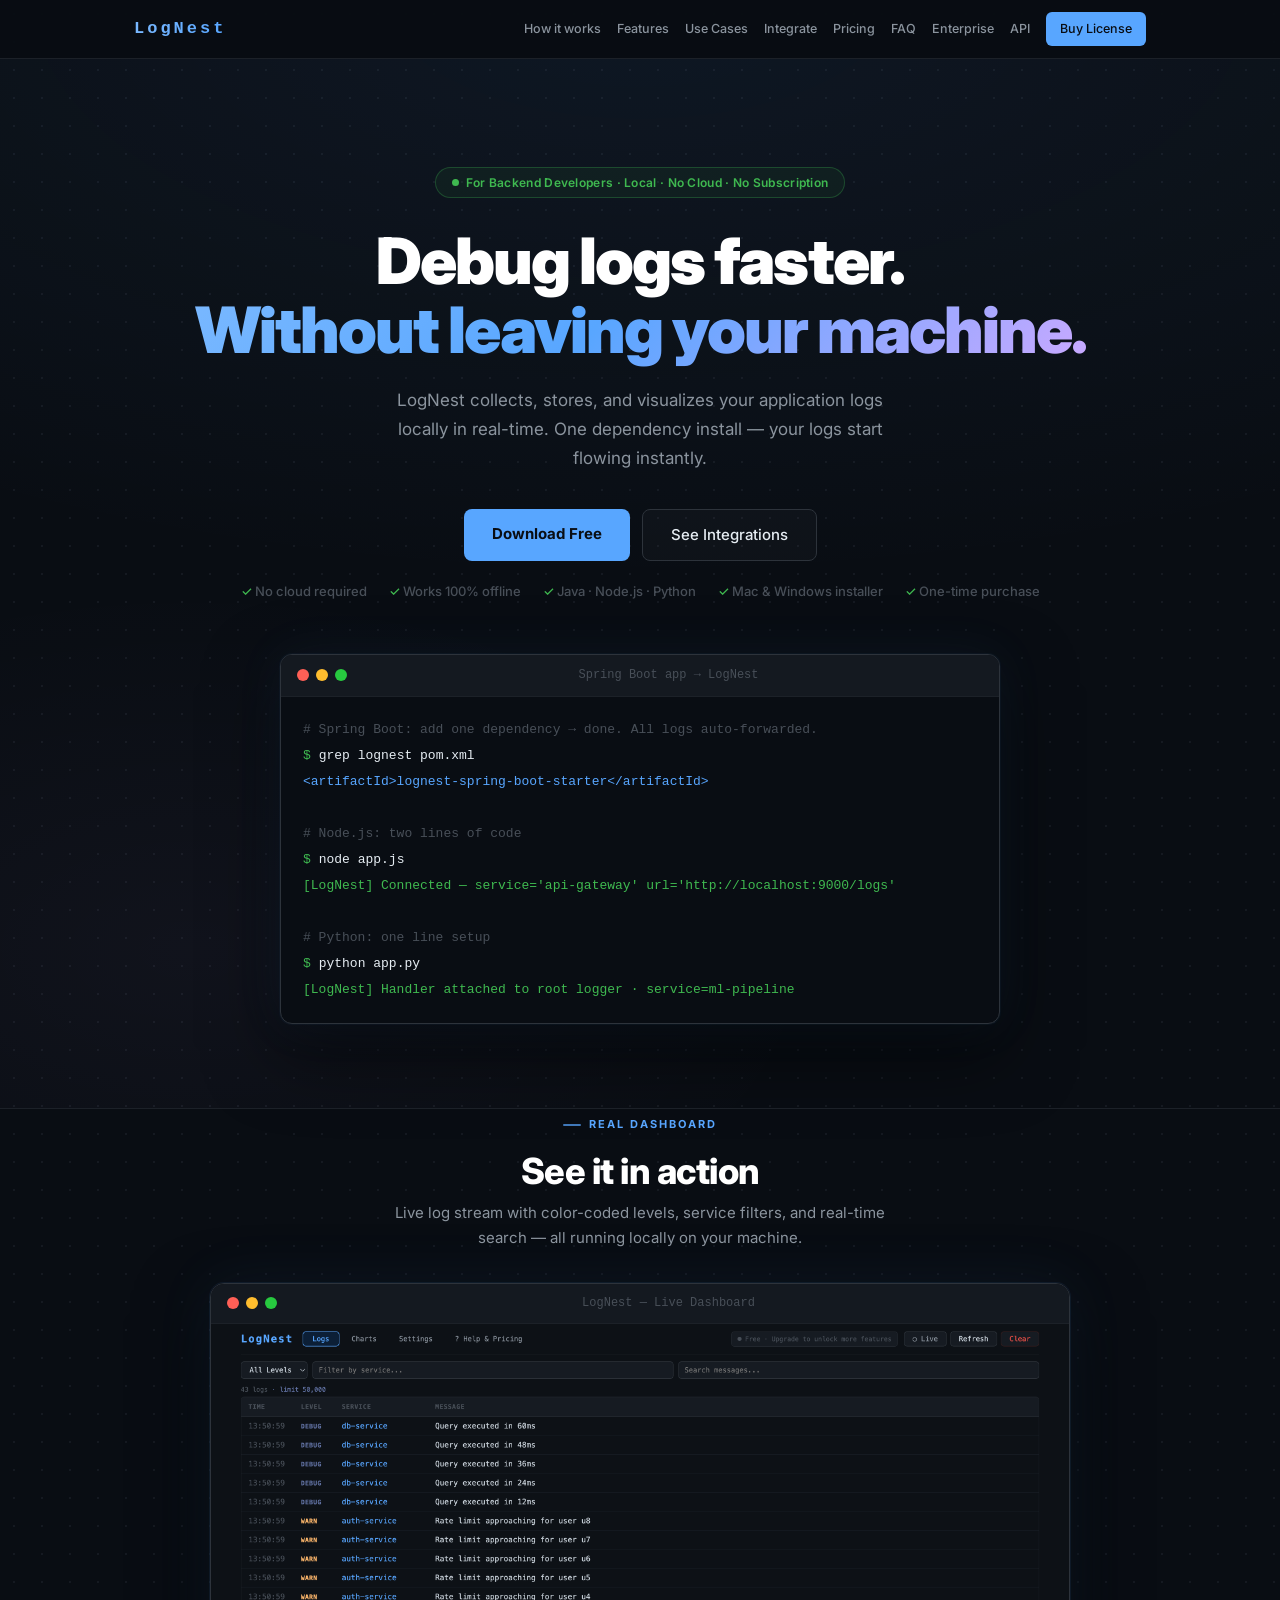
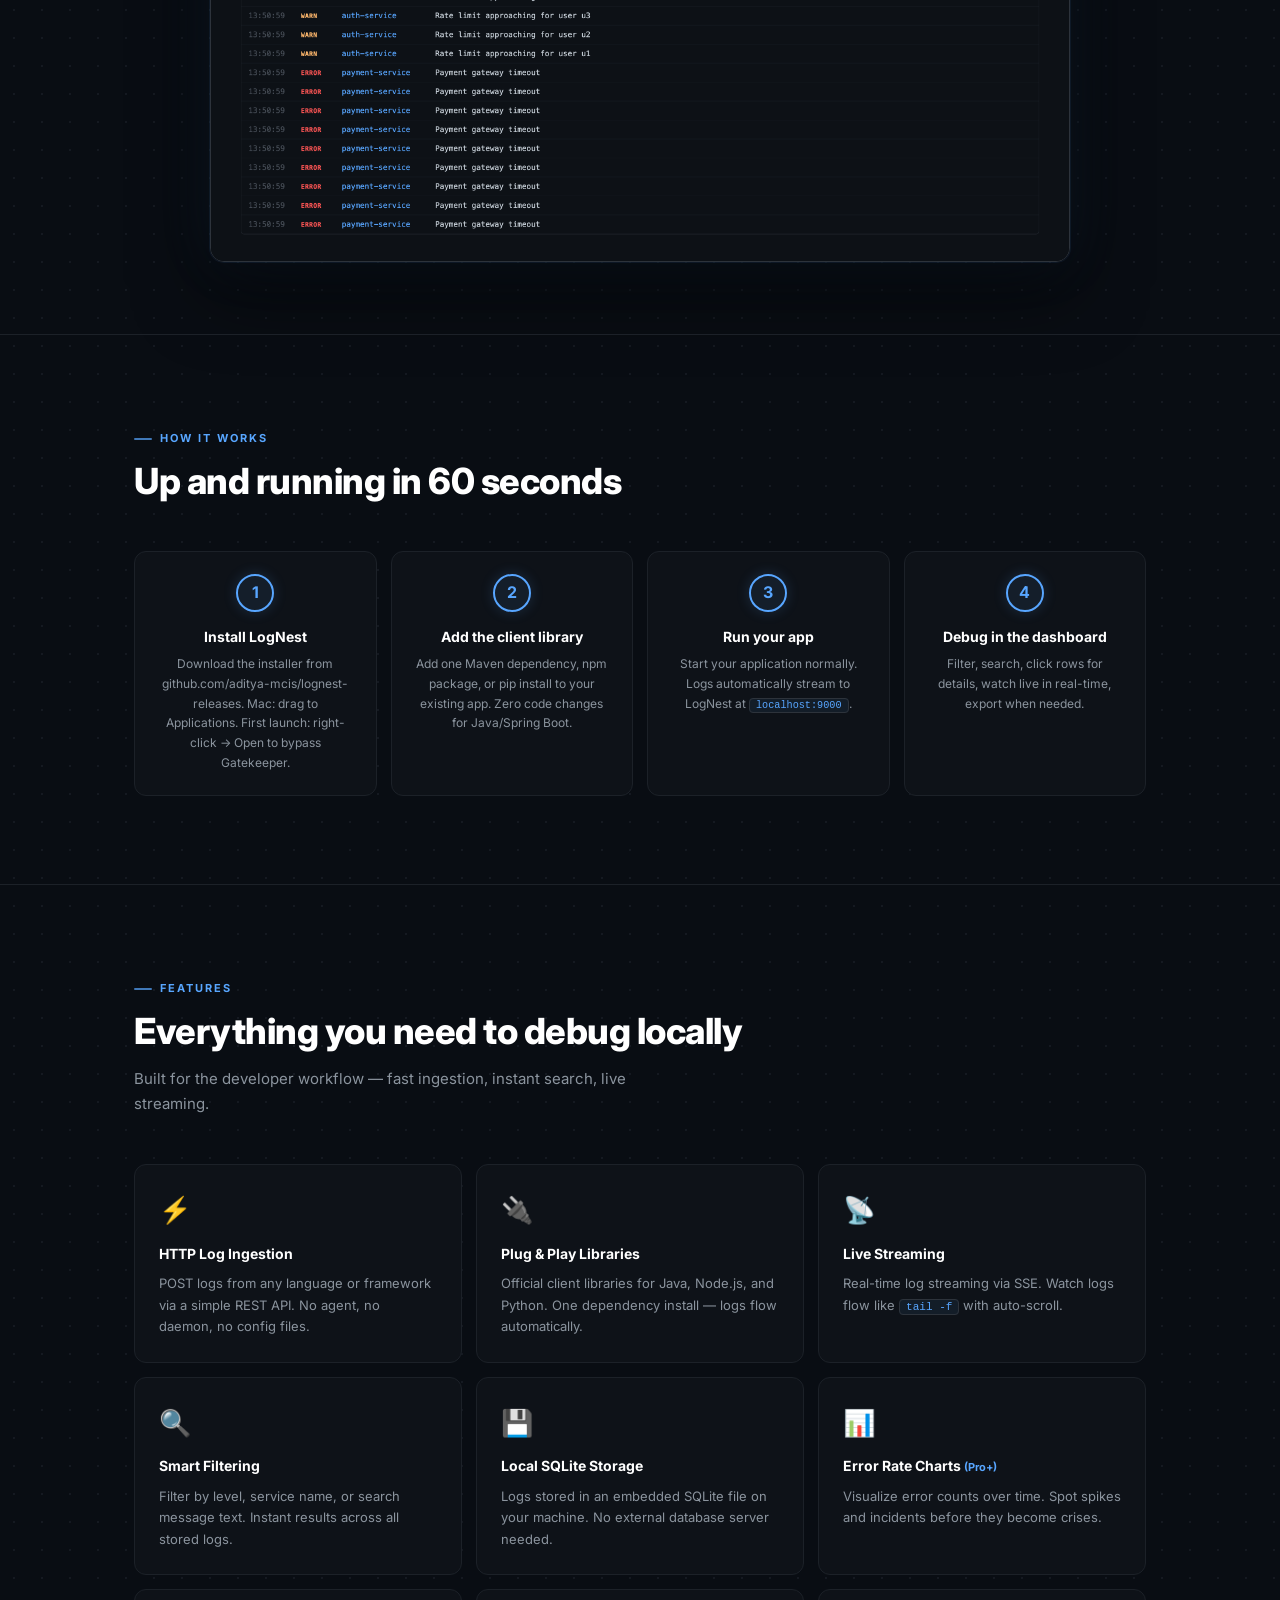
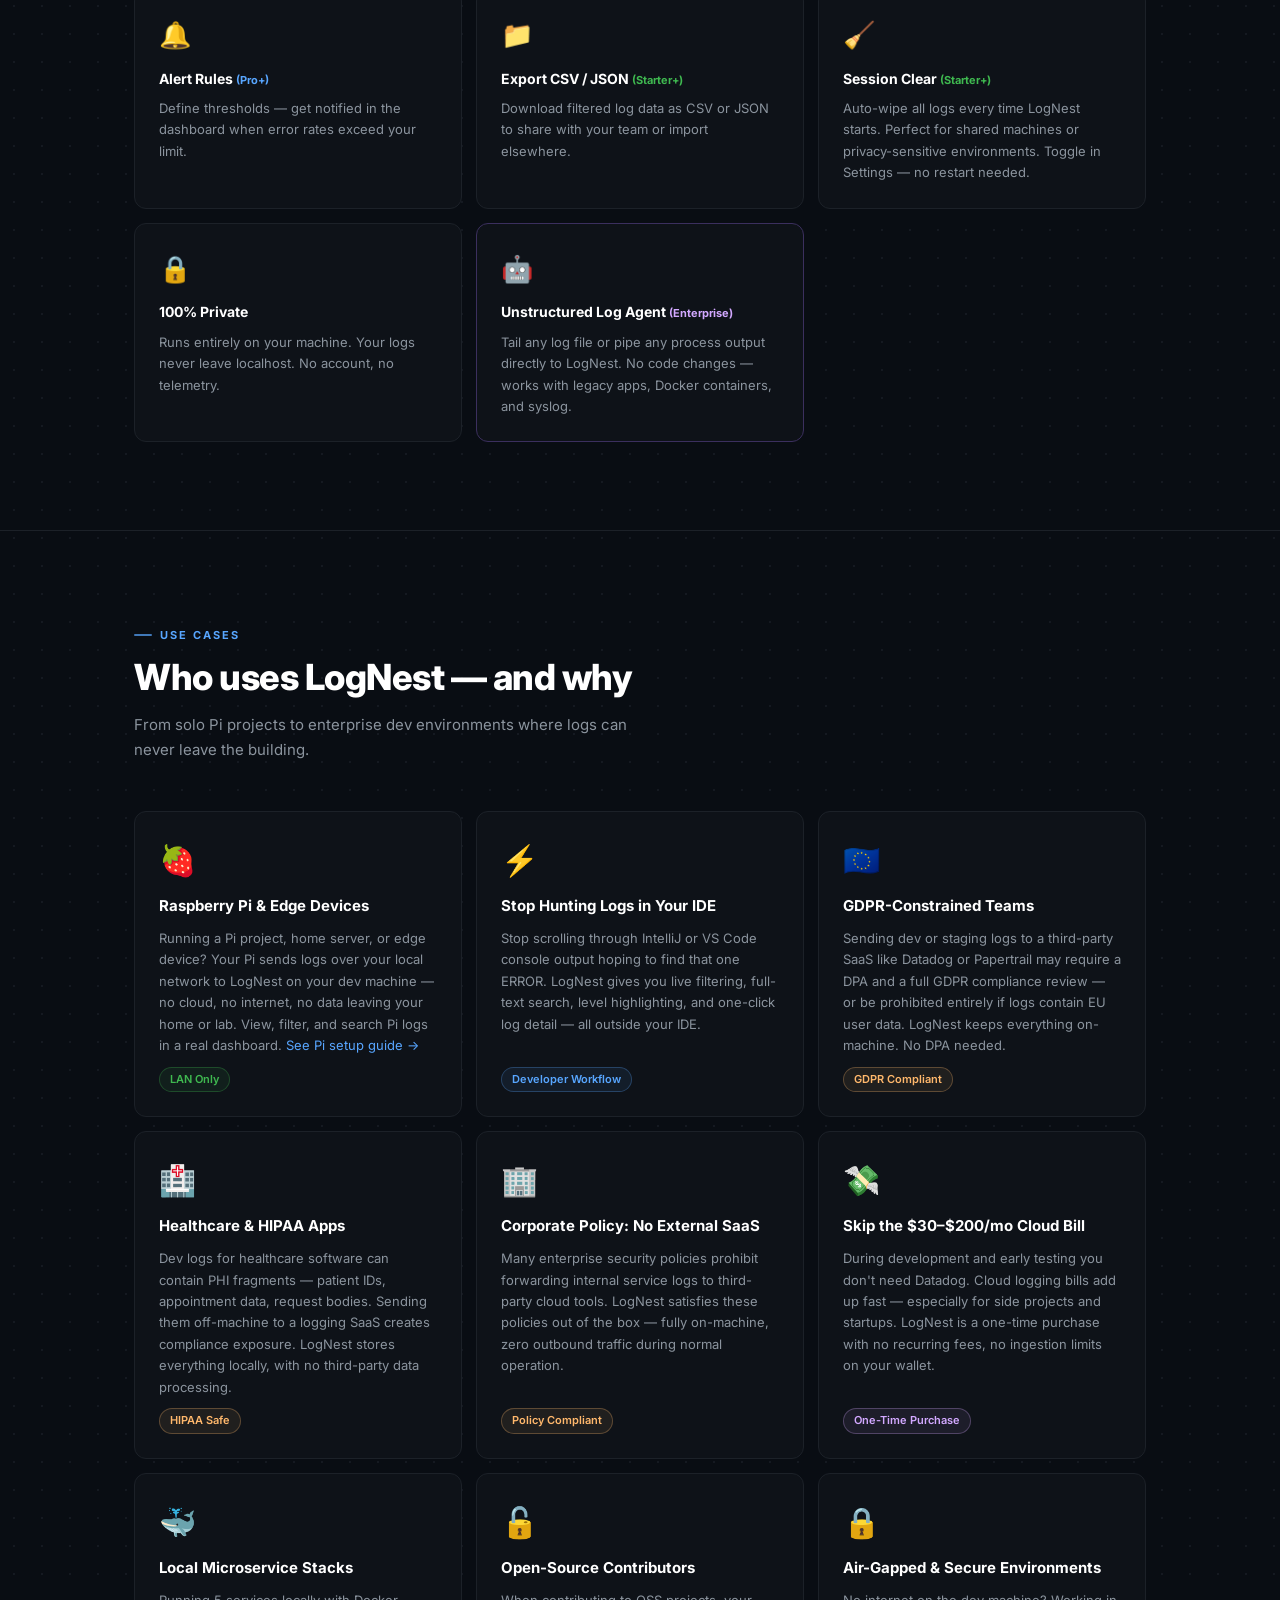
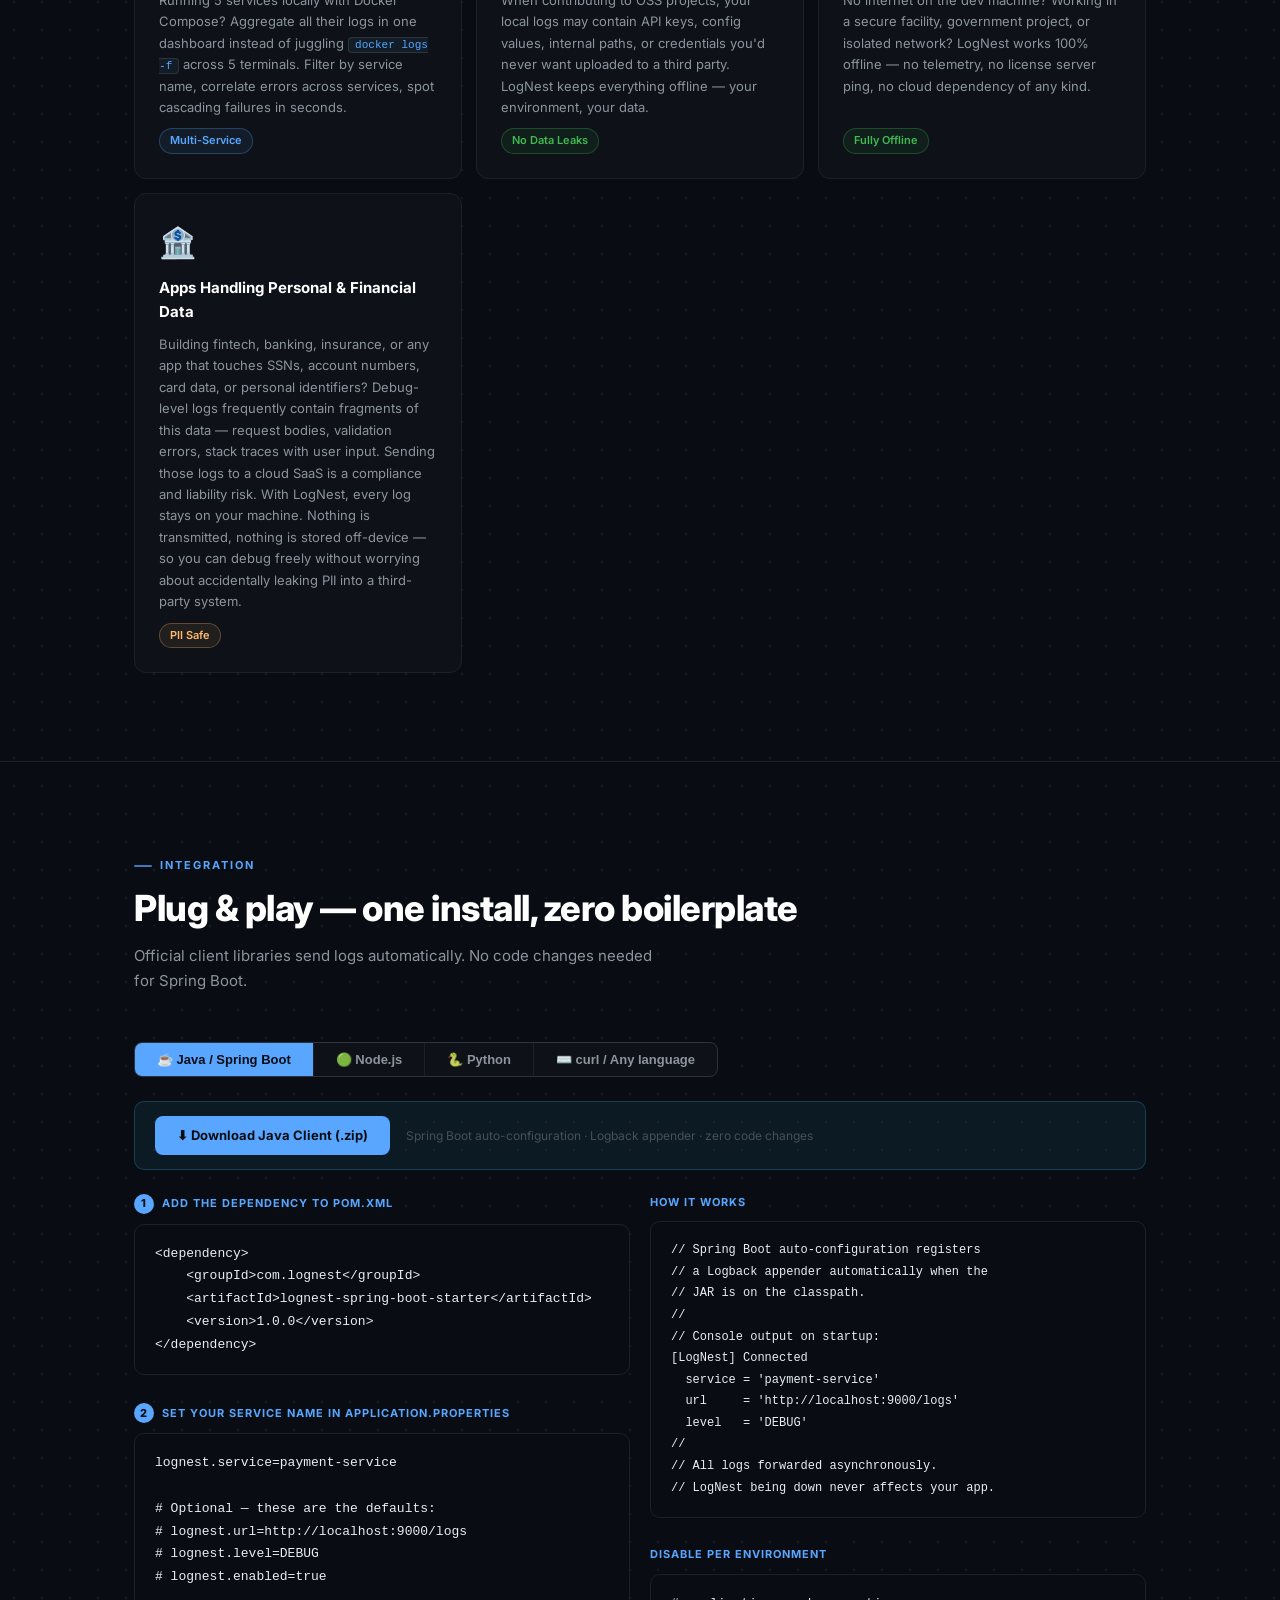
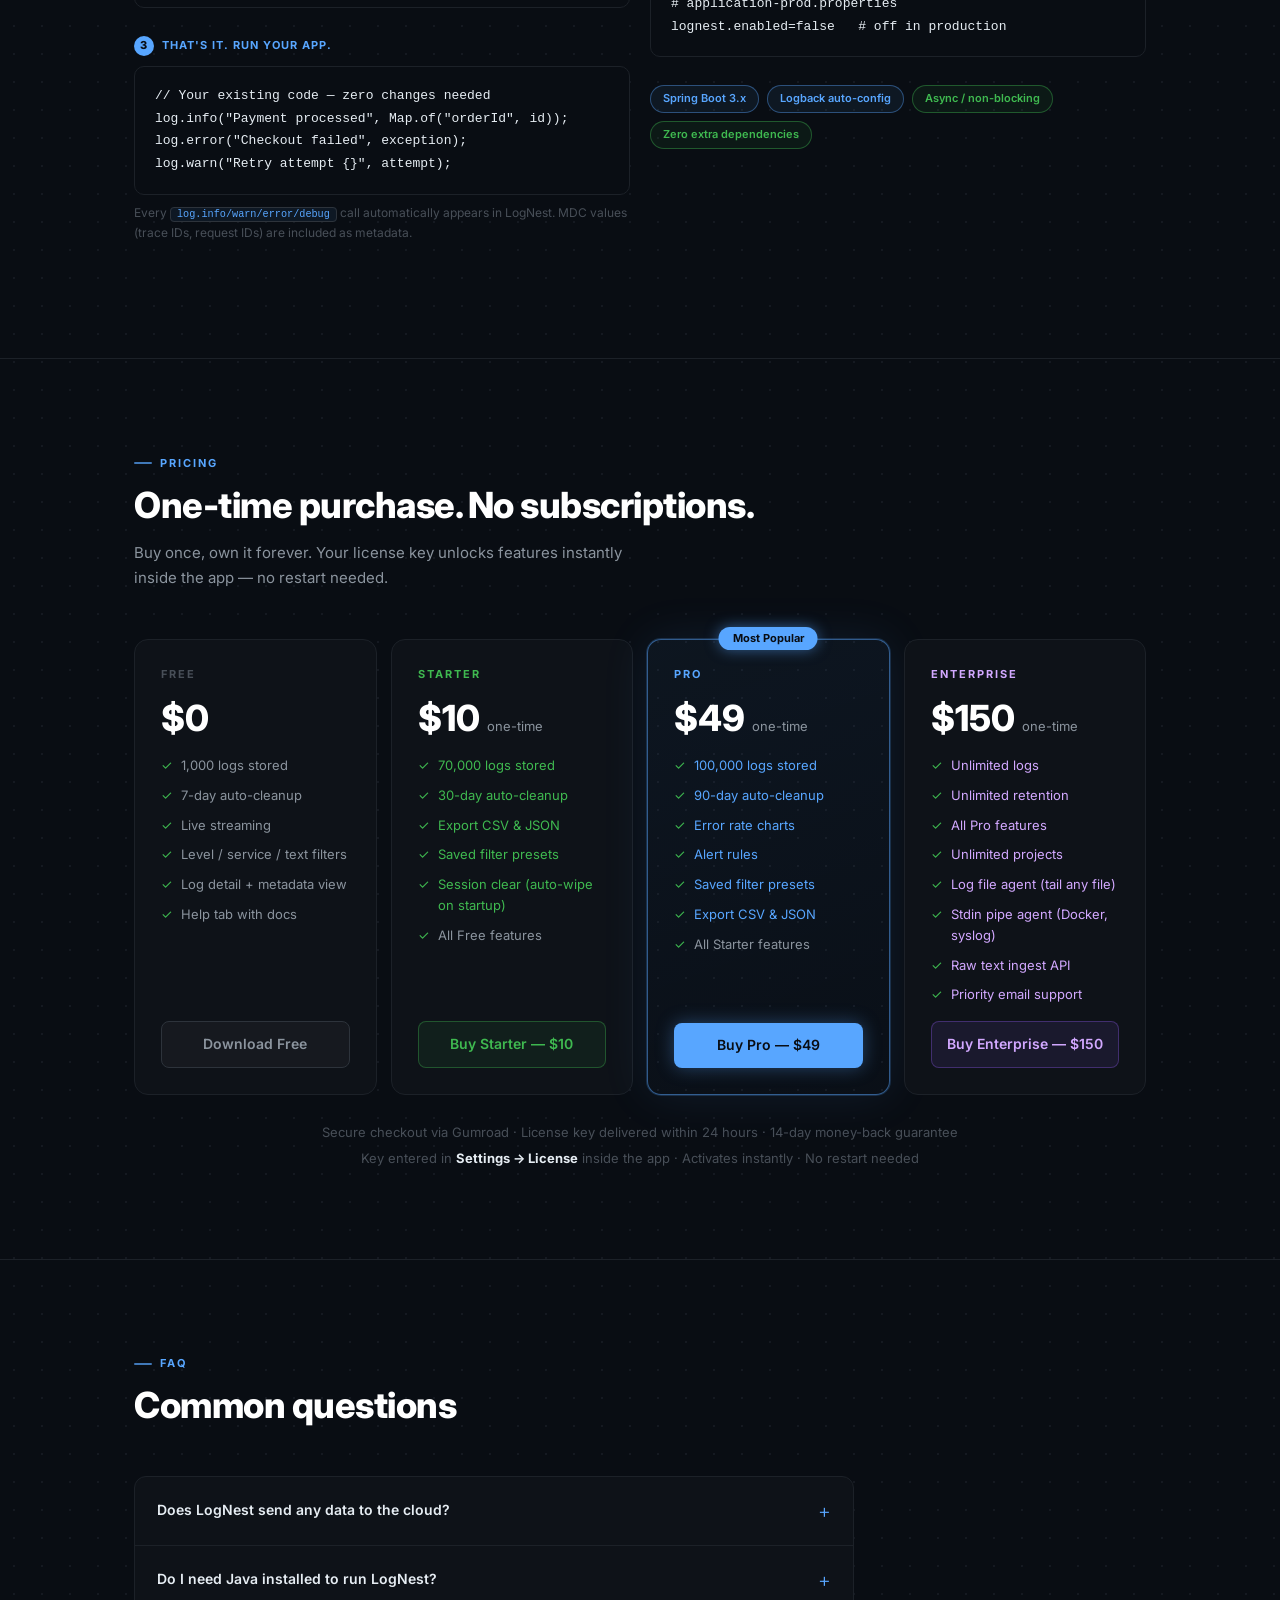
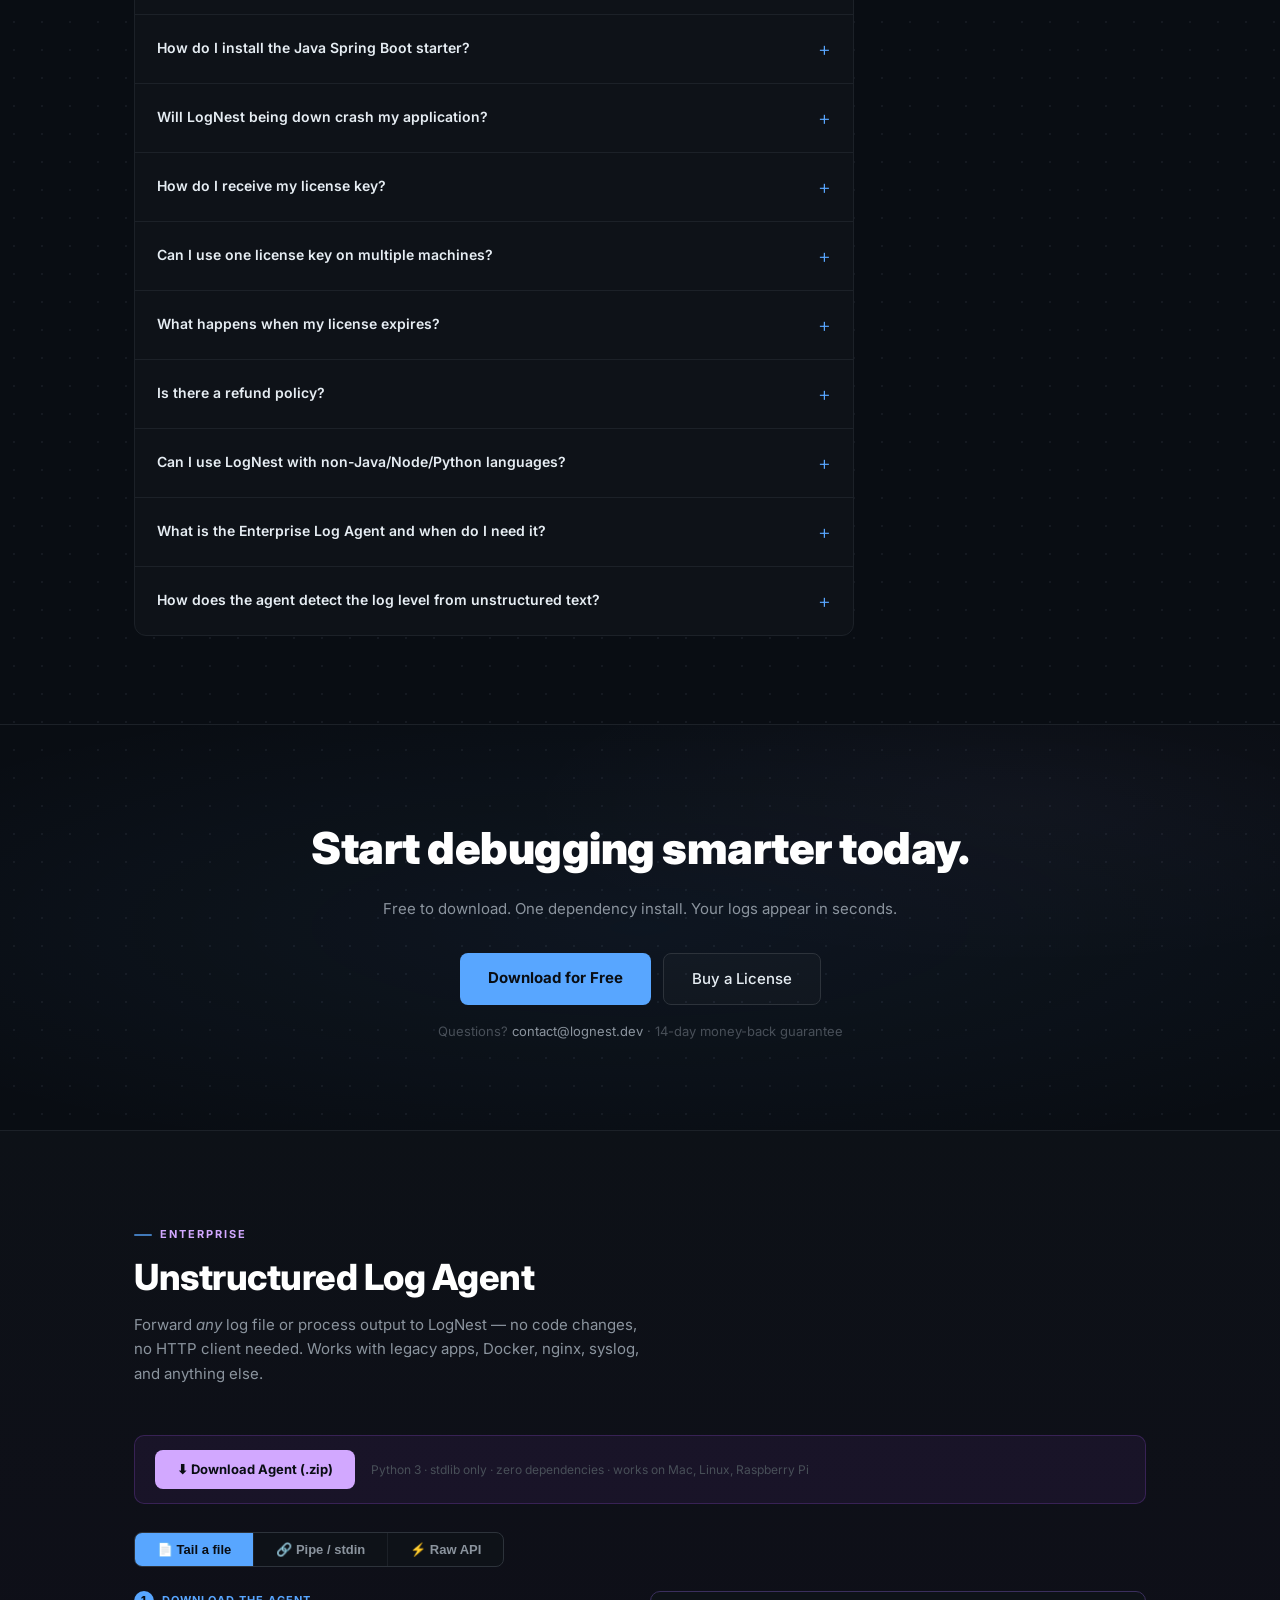
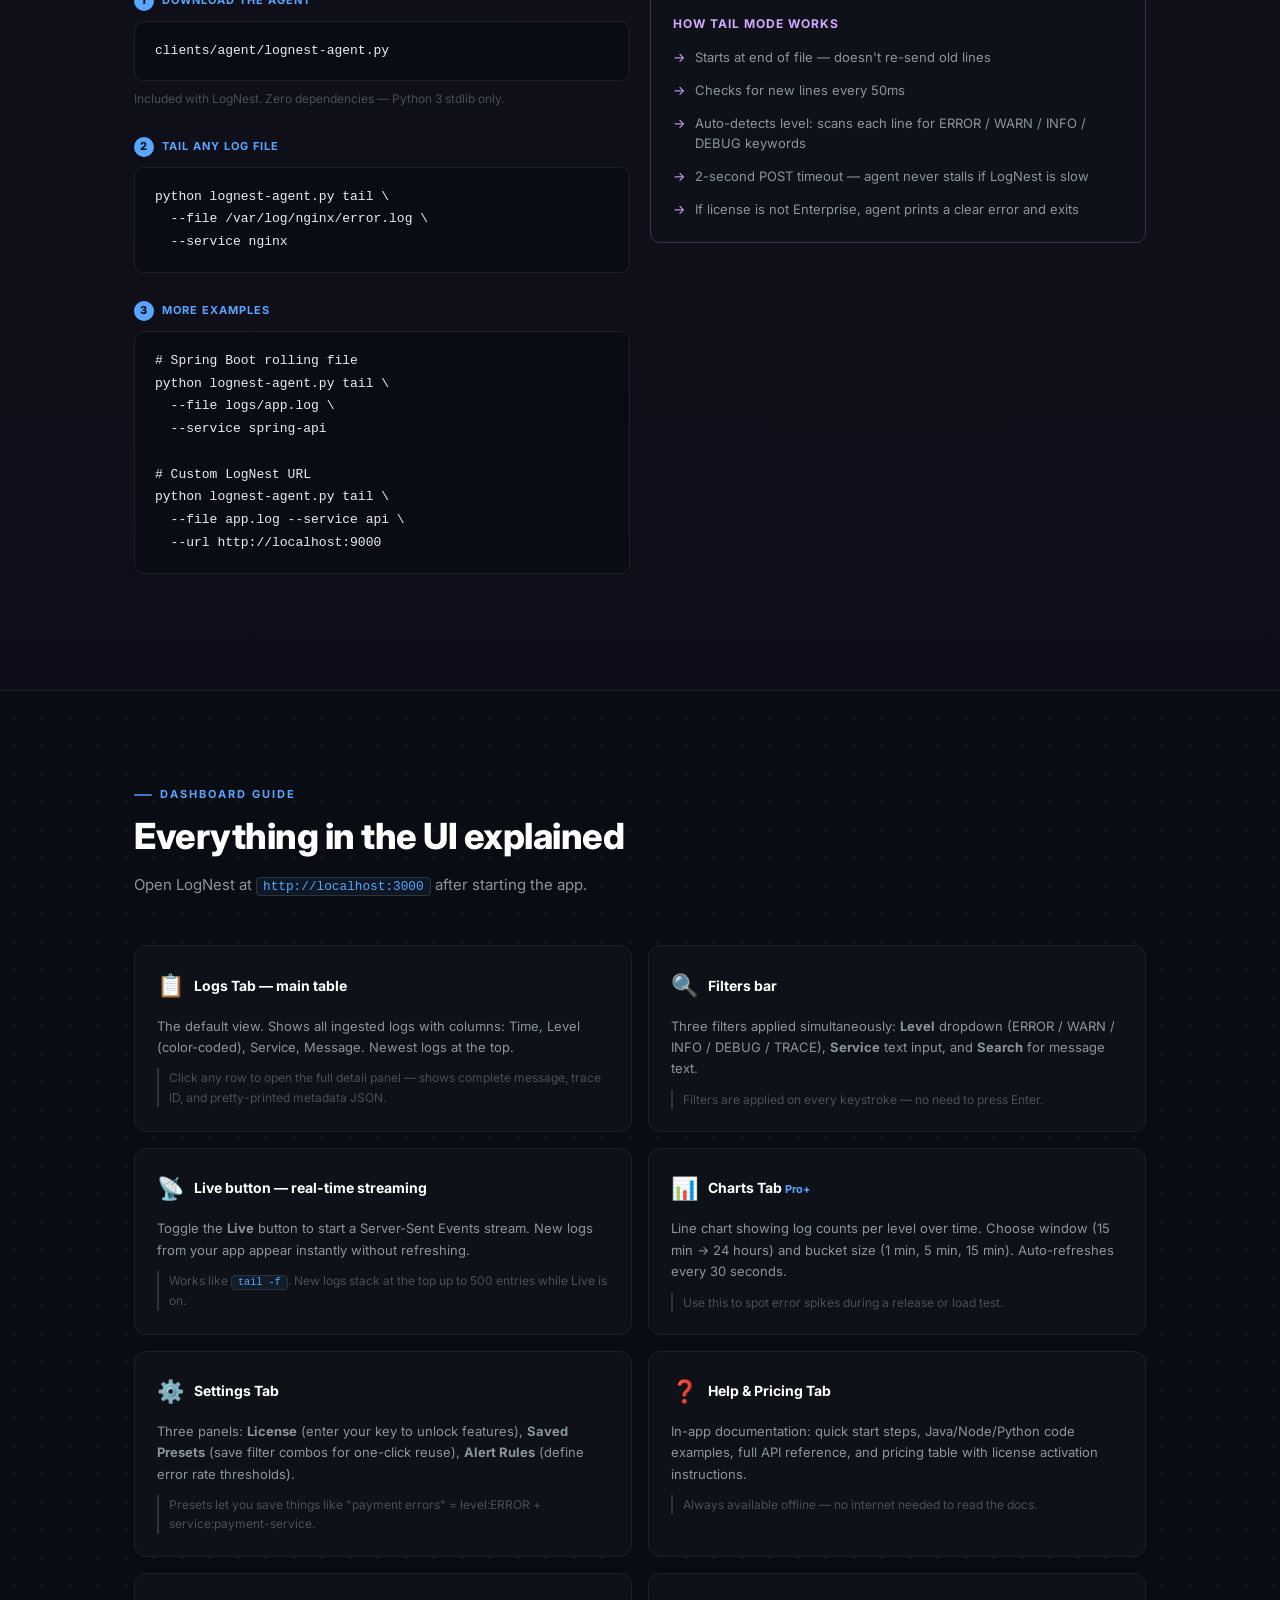
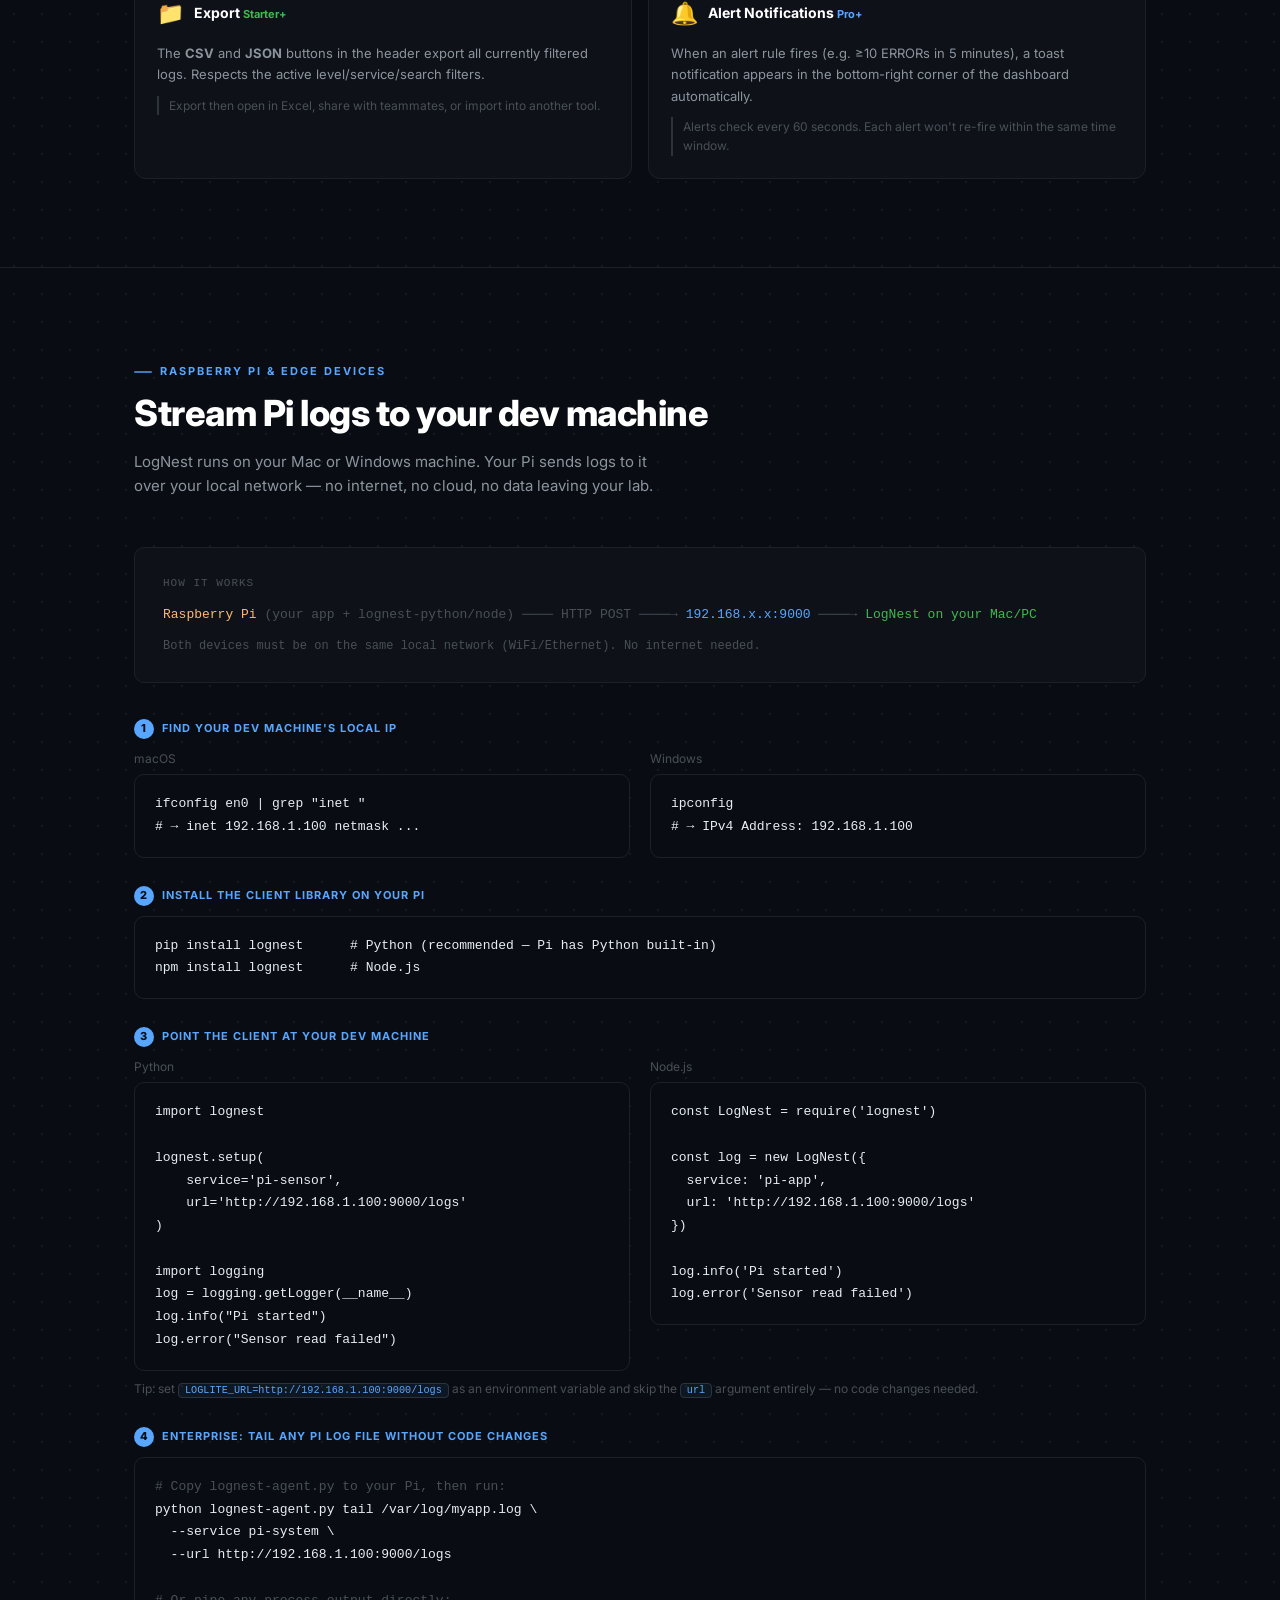
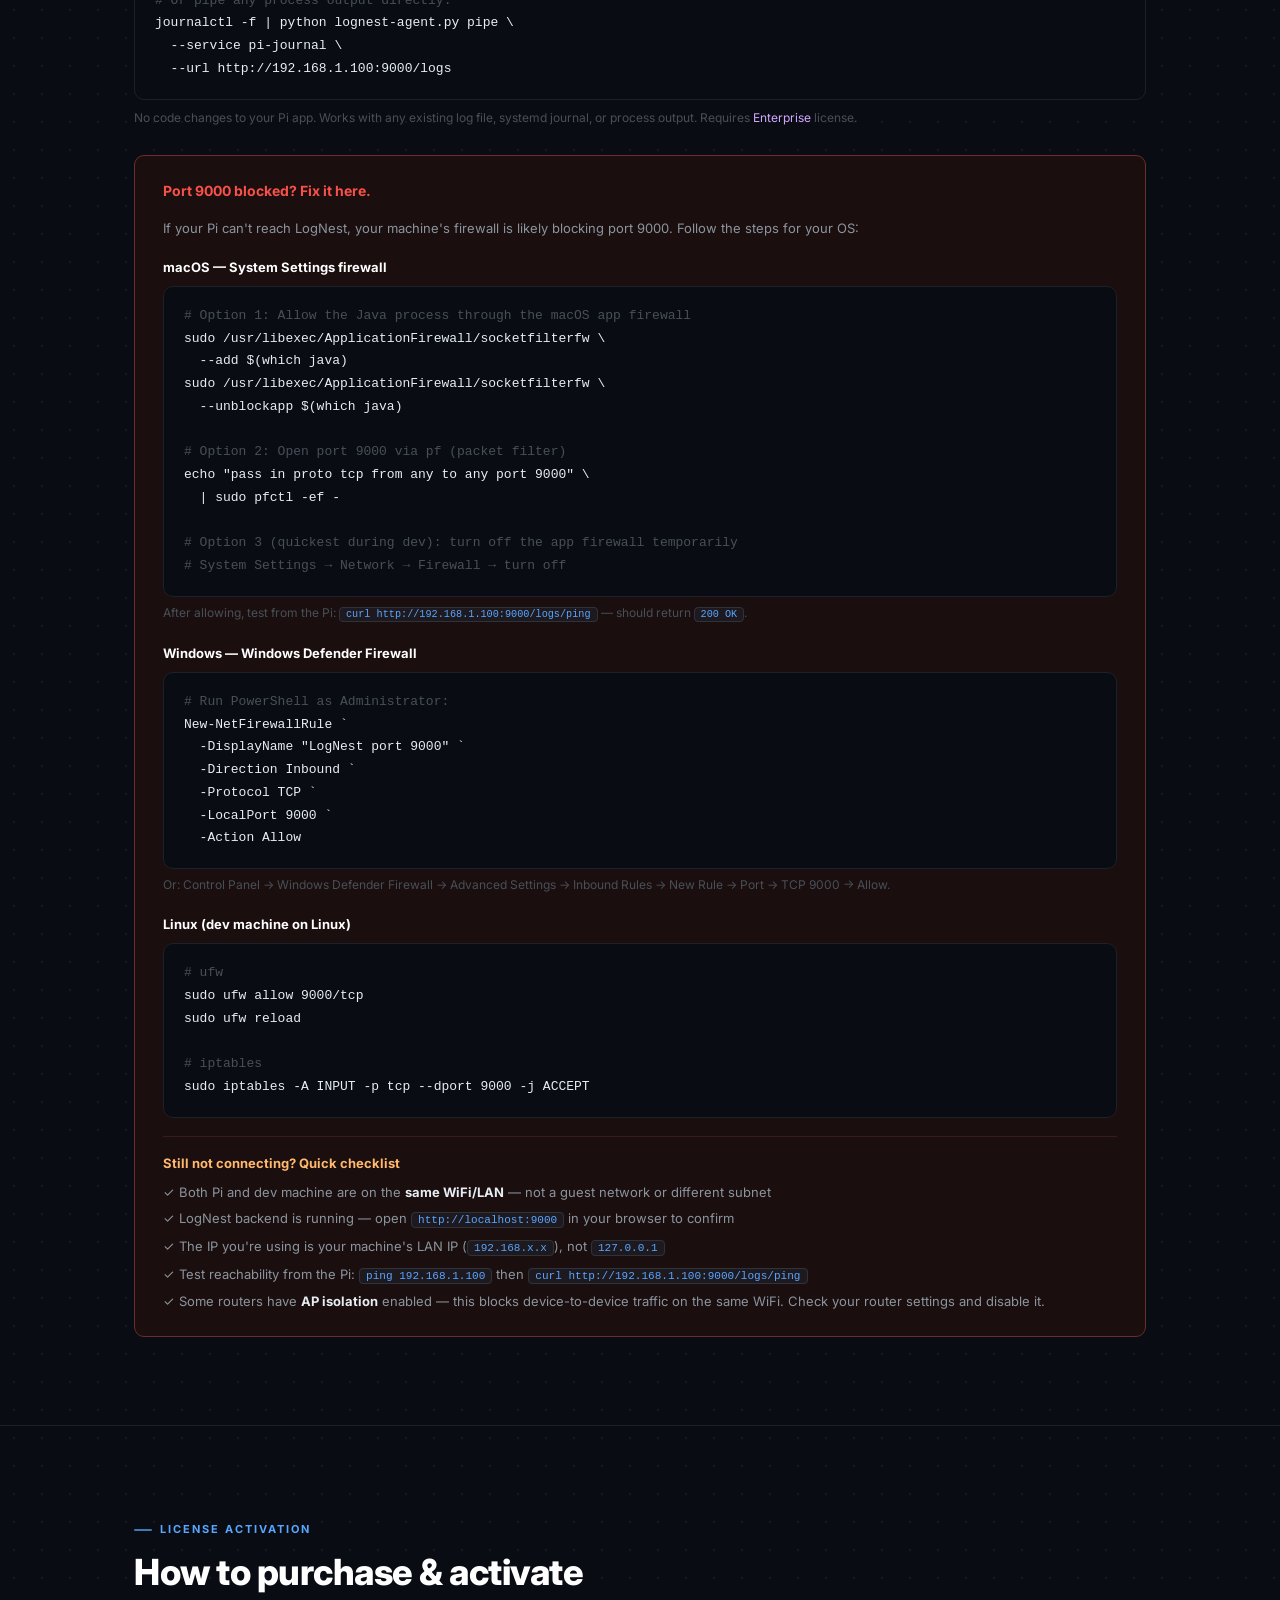
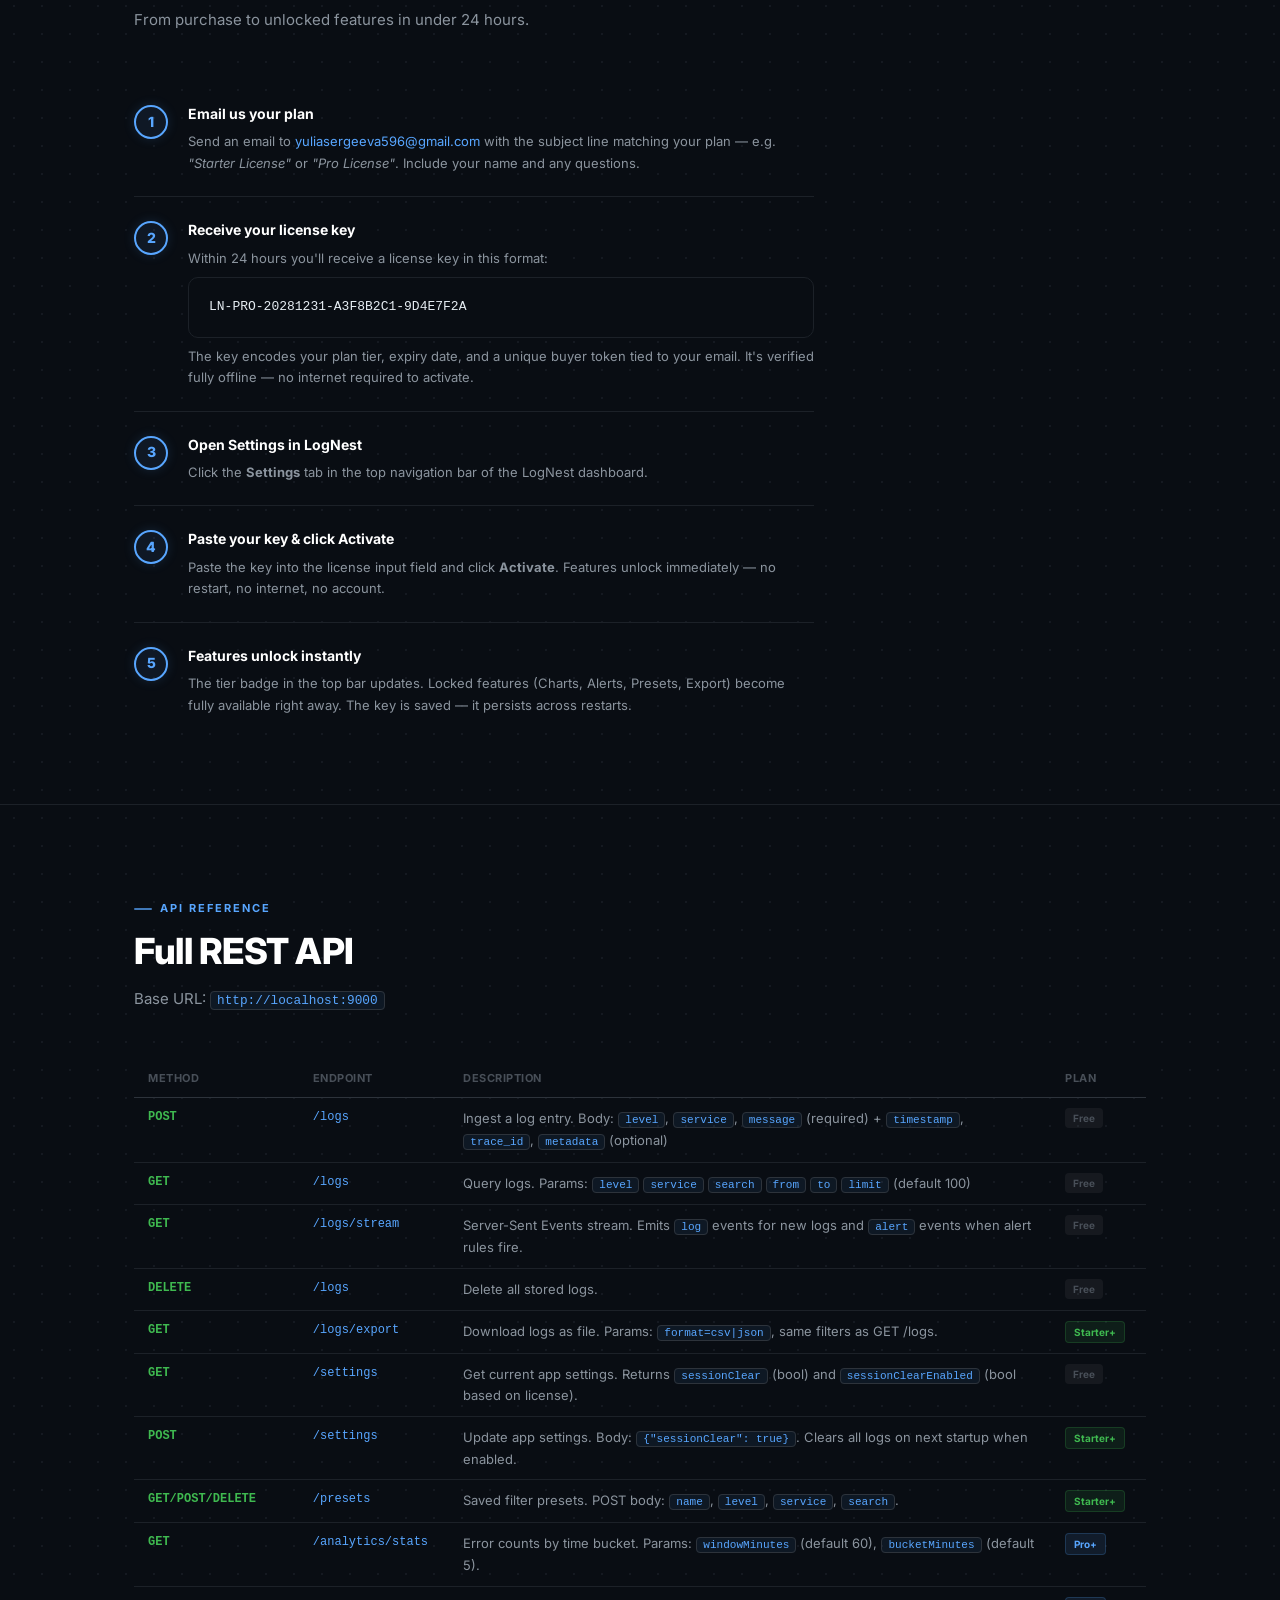
<file: index.html>
<!DOCTYPE html>
<html lang="en">
<head>
  <meta charset="UTF-8" />
  <meta name="viewport" content="width=device-width, initial-scale=1.0" />
  <title>LogNest — Local Log Analysis for Backend Developers</title>
  <style>
    @import url('https://fonts.googleapis.com/css2?family=Inter:wght@400;500;600;700;800;900&display=swap');

    *, *::before, *::after { box-sizing: border-box; margin: 0; padding: 0; }
    :root {
      --bg:       #090d13;
      --surface:  #0e1218;
      --surface2: #141920;
      --border:   #1c2128;
      --border2:  #2d333b;
      --text:     #e6edf3;
      --muted:    #8b949e;
      --dim:      #484f58;
      --blue:     #58a6ff;
      --green:    #3fb950;
      --purple:   #d2a8ff;
      --orange:   #ffb86c;
      --red:      #f85149;
      --mono: 'SF Mono', 'Fira Code', 'Cascadia Code', monospace;
    }
    html { scroll-behavior: smooth; }
    body {
      background-color: var(--bg);
      background-image: radial-gradient(rgba(99,110,123,0.13) 1px, transparent 1px);
      background-size: 28px 28px;
      color: var(--text);
      font-family: 'Inter', -apple-system, BlinkMacSystemFont, 'Segoe UI', sans-serif;
      font-size: 15px;
      line-height: 1.6;
    }
    a { color: var(--blue); text-decoration: none; }
    a:hover { text-decoration: underline; }
    code { font-family: var(--mono); font-size: 0.85em; background: rgba(88,166,255,0.07); border: 1px solid var(--border2); padding: 1px 6px; border-radius: 4px; color: var(--blue); }
    pre { font-family: var(--mono); font-size: 13px; background: var(--bg); border: 1px solid var(--border); border-radius: 10px; padding: 18px 20px; overflow-x: auto; line-height: 1.75; color: var(--text); margin: 0; }
    .container { max-width: 1060px; margin: 0 auto; padding: 0 24px; }
    section { padding: 88px 0; }
    section + section { border-top: 1px solid var(--border); }

    /* ── Nav ── */
    nav { position: sticky; top: 0; z-index: 100; background: rgba(9,13,19,0.88); backdrop-filter: blur(20px); -webkit-backdrop-filter: blur(20px); border-bottom: 1px solid var(--border); padding: 12px 0; }
    .nav-inner { max-width: 1060px; margin: 0 auto; padding: 0 24px; display: flex; align-items: center; justify-content: space-between; gap: 16px; }
    .nav-logo { font-family: var(--mono); font-size: 17px; font-weight: 700; letter-spacing: 3px; flex-shrink: 0; background: linear-gradient(90deg, #79b8ff, #58a6ff); -webkit-background-clip: text; -webkit-text-fill-color: transparent; background-clip: text; }
    .nav-links { display: flex; gap: 16px; flex-wrap: nowrap; align-items: center; overflow-x: auto; scrollbar-width: none; -ms-overflow-style: none; }
    .nav-links::-webkit-scrollbar { display: none; }
    .nav-links a { color: var(--muted); font-size: 12.5px; font-weight: 500; transition: color 0.15s; white-space: nowrap; flex-shrink: 0; }
    .nav-links a:hover { color: var(--text); text-decoration: none; }
    .nav-cta { background: var(--blue) !important; color: #090d13 !important; padding: 7px 14px; border-radius: 6px; font-weight: 700; font-size: 12.5px; transition: all 0.2s !important; flex-shrink: 0; white-space: nowrap; }
    .nav-cta:hover { background: #79b8ff !important; box-shadow: 0 0 18px rgba(88,166,255,0.4) !important; text-decoration: none !important; }

    /* ── Hero ── */
    .hero { padding: 108px 0 84px; text-align: center; background: radial-gradient(ellipse 100% 55% at 50% -5%, rgba(88,166,255,0.07), transparent), radial-gradient(ellipse 50% 35% at 15% 85%, rgba(210,168,255,0.04), transparent); }
    .hero-badge { display: inline-flex; align-items: center; gap: 7px; padding: 5px 16px; background: rgba(63,185,80,0.07); border: 1px solid rgba(63,185,80,0.28); border-radius: 20px; color: var(--green); font-size: 12px; font-weight: 600; margin-bottom: 28px; letter-spacing: 0.3px; }
    .hero-badge-dot { width: 7px; height: 7px; background: var(--green); border-radius: 50%; animation: pulse-green 2.5s ease-in-out infinite; flex-shrink: 0; }
    @keyframes pulse-green { 0%,100%{opacity:1;transform:scale(1)} 50%{opacity:0.35;transform:scale(0.75)} }
    .hero h1 { font-size: clamp(38px, 6.5vw, 64px); font-weight: 900; color: #fff; line-height: 1.08; margin-bottom: 22px; letter-spacing: -2px; }
    .hero h1 .grad { background: linear-gradient(130deg, #79b8ff 0%, #58a6ff 45%, #c9a9ff 100%); -webkit-background-clip: text; -webkit-text-fill-color: transparent; background-clip: text; }
    .hero p { font-size: 17px; color: var(--muted); max-width: 520px; margin: 0 auto 36px; line-height: 1.7; }
    .hero-buttons { display: flex; gap: 12px; justify-content: center; flex-wrap: wrap; }
    .btn-primary { padding: 13px 28px; background: var(--blue); color: #090d13; border-radius: 8px; font-weight: 700; font-size: 15px; transition: all 0.2s; }
    .btn-primary:hover { background: #79b8ff; box-shadow: 0 0 28px rgba(88,166,255,0.5); transform: translateY(-1px); text-decoration: none; }
    .btn-outline { padding: 13px 28px; border: 1px solid var(--border2); color: var(--text); border-radius: 8px; font-size: 15px; font-weight: 500; background: rgba(255,255,255,0.02); transition: all 0.2s; }
    .btn-outline:hover { background: var(--surface2); border-color: rgba(88,166,255,0.5); transform: translateY(-1px); text-decoration: none; }
    .hero-meta { margin-top: 20px; font-size: 13px; color: var(--dim); display: flex; justify-content: center; gap: 22px; flex-wrap: wrap; font-weight: 500; }
    .hero-meta span::before { content: '✓ '; color: var(--green); }

    /* ── Terminal ── */
    .terminal { margin: 52px auto 0; max-width: 720px; background: var(--bg); border: 1px solid var(--border2); border-radius: 12px; overflow: hidden; text-align: left; box-shadow: 0 0 0 1px rgba(88,166,255,0.04), 0 0 50px rgba(88,166,255,0.07), 0 28px 72px rgba(0,0,0,0.55); }
    .terminal-bar { background: var(--surface2); padding: 11px 16px; display: flex; align-items: center; gap: 7px; border-bottom: 1px solid var(--border); }
    .dot { width: 12px; height: 12px; border-radius: 50%; }
    .dot-r { background: #ff5f56; } .dot-y { background: #ffbd2e; } .dot-g { background: #27c93f; }
    .terminal-title { color: var(--dim); font-size: 12px; flex: 1; text-align: center; font-family: var(--mono); }
    .terminal-body { padding: 20px 22px; font-family: var(--mono); font-size: 13px; line-height: 2; }
    .t-prompt { color: var(--green); } .t-cmd { color: var(--text); } .t-ok { color: var(--green); } .t-info { color: var(--blue); } .t-comment { color: var(--dim); }

    /* ── Section headings ── */
    .section-label { display: inline-flex; align-items: center; gap: 8px; font-size: 11px; color: var(--blue); font-weight: 700; text-transform: uppercase; letter-spacing: 2px; margin-bottom: 12px; }
    .section-label::before { content: ''; display: inline-block; width: 18px; height: 2px; background: var(--blue); border-radius: 2px; opacity: 0.7; }
    .section-title { font-size: clamp(24px, 4vw, 36px); font-weight: 800; color: #fff; margin-bottom: 14px; letter-spacing: -0.5px; line-height: 1.2; }
    .section-sub { font-size: 15px; color: var(--muted); max-width: 520px; line-height: 1.65; }
    .section-head { margin-bottom: 48px; }

    /* ── Features grid ── */
    .features-grid { display: grid; grid-template-columns: repeat(3, 1fr); gap: 14px; }
    @media (max-width: 700px) { .features-grid { grid-template-columns: 1fr; } }
    .feature-card { background: var(--surface); border: 1px solid var(--border); border-radius: 12px; padding: 24px; transition: border-color 0.2s, box-shadow 0.2s, transform 0.2s; position: relative; overflow: hidden; }
    .feature-card::before { content: ''; position: absolute; top: 0; left: 0; right: 0; height: 1px; background: linear-gradient(90deg, transparent 0%, var(--blue) 50%, transparent 100%); opacity: 0; transition: opacity 0.25s; }
    .feature-card:hover { border-color: rgba(88,166,255,0.35); box-shadow: 0 0 28px rgba(88,166,255,0.07), 0 8px 24px rgba(0,0,0,0.3); transform: translateY(-3px); }
    .feature-card:hover::before { opacity: 0.6; }
    .feature-icon { font-size: 26px; margin-bottom: 12px; }
    .feature-title { font-size: 14px; font-weight: 700; color: #fff; margin-bottom: 8px; }
    .feature-desc { font-size: 13px; color: var(--muted); line-height: 1.65; }

    /* ── How it works ── */
    .how-steps { display: grid; grid-template-columns: repeat(4, 1fr); gap: 14px; }
    @media (max-width: 700px) { .how-steps { grid-template-columns: repeat(2, 1fr); } }
    .how-step { background: var(--surface); border: 1px solid var(--border); border-radius: 12px; padding: 22px; text-align: center; transition: border-color 0.2s, transform 0.2s; }
    .how-step:hover { border-color: rgba(88,166,255,0.3); transform: translateY(-2px); }
    .how-num { width: 38px; height: 38px; border-radius: 50%; background: rgba(88,166,255,0.08); border: 2px solid var(--blue); color: var(--blue); font-weight: 700; font-size: 16px; display: flex; align-items: center; justify-content: center; margin: 0 auto 14px; box-shadow: 0 0 14px rgba(88,166,255,0.18); }
    .how-title { font-weight: 700; color: #fff; margin-bottom: 6px; font-size: 14px; }
    .how-desc { font-size: 12px; color: var(--muted); line-height: 1.65; }

    /* ── Tab integration section ── */
    .lang-tabs { display: flex; gap: 0; border: 1px solid var(--border2); border-radius: 8px; overflow: hidden; margin-bottom: 24px; width: fit-content; background: var(--surface); }
    .lang-tab { padding: 9px 22px; background: transparent; color: var(--muted); cursor: pointer; font-size: 13px; font-weight: 600; border: none; font-family: 'Inter', inherit; transition: all 0.15s; border-right: 1px solid var(--border); }
    .lang-tab:last-child { border-right: none; }
    .lang-tab.active { background: var(--blue); color: #090d13; }
    .lang-tab:hover:not(.active) { background: var(--surface2); color: var(--text); }
    .lang-panel { display: none; }
    .lang-panel.active { display: block; }

    .install-step { margin-bottom: 28px; }
    .install-step-label { font-size: 11px; color: var(--blue); font-weight: 700; text-transform: uppercase; letter-spacing: 1px; margin-bottom: 10px; display: flex; align-items: center; gap: 8px; }
    .step-badge { background: var(--blue); color: #090d13; width: 20px; height: 20px; border-radius: 50%; display: inline-flex; align-items: center; justify-content: center; font-size: 11px; font-weight: 800; flex-shrink: 0; }
    .install-note { margin-top: 8px; font-size: 12px; color: var(--dim); }
    .install-note a { color: var(--muted); }

    .two-col { display: grid; grid-template-columns: 1fr 1fr; gap: 20px; }
    @media (max-width: 700px) { .two-col { grid-template-columns: 1fr; } }

    .pill-row { display: flex; gap: 8px; flex-wrap: wrap; margin-top: 12px; }
    .pill { padding: 4px 12px; border-radius: 20px; font-size: 11px; font-weight: 600; border: 1px solid; }
    .pill-blue { border-color: rgba(88,166,255,0.4); color: var(--blue); background: rgba(88,166,255,0.07); }
    .pill-green { border-color: rgba(63,185,80,0.4); color: var(--green); background: rgba(63,185,80,0.07); }
    .pill-orange { border-color: rgba(255,184,108,0.4); color: var(--orange); background: rgba(255,184,108,0.07); }

    /* ── Dashboard guide ── */
    .dashboard-grid { display: grid; grid-template-columns: repeat(2, 1fr); gap: 16px; }
    @media (max-width: 700px) { .dashboard-grid { grid-template-columns: 1fr; } }
    .dash-card { background: var(--surface); border: 1px solid var(--border); border-radius: 12px; padding: 22px; transition: border-color 0.2s, transform 0.2s; }
    .dash-card:hover { border-color: rgba(88,166,255,0.3); transform: translateY(-2px); }
    .dash-card-head { display: flex; align-items: center; gap: 10px; margin-bottom: 12px; }
    .dash-icon { font-size: 22px; }
    .dash-title { font-size: 14px; font-weight: 700; color: #fff; }
    .dash-desc { font-size: 13px; color: var(--muted); line-height: 1.65; margin-bottom: 10px; }
    .dash-tip { font-size: 12px; color: var(--dim); border-left: 2px solid var(--border2); padding-left: 10px; }

    /* ── License activation ── */
    .activate-steps { display: flex; flex-direction: column; gap: 0; }
    .activate-step { display: flex; gap: 20px; padding: 22px 0; border-bottom: 1px solid var(--border); }
    .activate-step:last-child { border-bottom: none; padding-bottom: 0; }
    .a-num { width: 34px; height: 34px; border-radius: 50%; background: rgba(88,166,255,0.08); border: 2px solid var(--blue); color: var(--blue); font-weight: 800; font-size: 14px; display: flex; align-items: center; justify-content: center; flex-shrink: 0; margin-top: 2px; box-shadow: 0 0 12px rgba(88,166,255,0.15); }
    .a-body h4 { color: #fff; font-size: 14px; margin-bottom: 6px; }
    .a-body p { font-size: 13px; color: var(--muted); line-height: 1.65; }
    .a-body code { font-size: 12px; }

    /* ── Pricing ── */
    .pricing-grid { display: grid; grid-template-columns: repeat(4, 1fr); gap: 14px; }
    @media (max-width: 800px) { .pricing-grid { grid-template-columns: repeat(2, 1fr); } }
    @media (max-width: 480px) { .pricing-grid { grid-template-columns: 1fr; } }
    .price-card { background: var(--surface); border: 1px solid var(--border); border-radius: 14px; padding: 26px; position: relative; display: flex; flex-direction: column; gap: 16px; transition: transform 0.2s, box-shadow 0.2s, border-color 0.2s; }
    .price-card:hover { transform: translateY(-4px); box-shadow: 0 16px 48px rgba(0,0,0,0.4); }
    .price-card.popular { border-color: rgba(88,166,255,0.5); background: linear-gradient(160deg, rgba(88,166,255,0.06), rgba(88,166,255,0.02)); box-shadow: 0 0 0 1px rgba(88,166,255,0.2), 0 0 48px rgba(88,166,255,0.1); }
    .price-card.popular:hover { box-shadow: 0 0 0 1px rgba(88,166,255,0.4), 0 0 64px rgba(88,166,255,0.16), 0 20px 56px rgba(0,0,0,0.4); }
    .popular-tag { position: absolute; top: -13px; left: 50%; transform: translateX(-50%); background: var(--blue); color: #090d13; font-size: 11px; font-weight: 700; padding: 3px 14px; border-radius: 12px; white-space: nowrap; box-shadow: 0 0 14px rgba(88,166,255,0.5); }
    .card-tier { font-size: 11px; font-weight: 700; letter-spacing: 2px; text-transform: uppercase; }
    .card-price { font-size: 36px; font-weight: 800; color: #fff; line-height: 1.1; }
    .card-price span { font-size: 13px; font-weight: 400; color: var(--muted); }
    .card-features { list-style: none; display: flex; flex-direction: column; gap: 9px; flex: 1; }
    .card-features li { font-size: 13px; color: var(--muted); display: flex; gap: 8px; align-items: flex-start; }
    .card-features li::before { content: '✓'; flex-shrink: 0; color: var(--green); }
    .card-btn { display: block; text-align: center; padding: 11px; border-radius: 8px; font-size: 14px; font-weight: 600; transition: all 0.15s; }
    .card-btn:hover { text-decoration: none; filter: brightness(1.1); transform: translateY(-1px); }
    .btn-free    { background: rgba(255,255,255,0.03); border: 1px solid var(--border2); color: var(--muted); }
    .btn-starter { background: rgba(63,185,80,0.08); border: 1px solid rgba(63,185,80,0.35); color: var(--green); }
    .btn-pro     { background: var(--blue); color: #090d13; box-shadow: 0 0 18px rgba(88,166,255,0.35); }
    .btn-ent     { background: rgba(137,87,229,0.1); border: 1px solid rgba(137,87,229,0.35); color: var(--purple); }

    /* ── API reference ── */
    .api-table { width: 100%; border-collapse: collapse; font-size: 13px; }
    .api-table th { text-align: left; padding: 10px 14px; background: var(--bg); color: var(--dim); font-size: 11px; text-transform: uppercase; letter-spacing: 0.5px; border-bottom: 1px solid var(--border2); }
    .api-table td { padding: 10px 14px; border-bottom: 1px solid var(--border); vertical-align: top; }
    .api-table tr:last-child td { border-bottom: none; }
    .api-table tr:hover td { background: rgba(255,255,255,0.012); }
    .api-table td:first-child { color: var(--green); font-weight: 700; font-family: var(--mono); font-size: 12px; white-space: nowrap; }
    .api-table td:nth-child(2) { color: var(--blue); font-family: var(--mono); font-size: 12px; }
    .api-table td:nth-child(3) { color: var(--muted); }
    .api-table td:nth-child(4) { color: var(--dim); font-size: 12px; }
    .badge { display: inline-block; padding: 2px 8px; border-radius: 4px; font-size: 10px; font-weight: 700; }
    .badge-free    { background: rgba(255,255,255,0.05); color: var(--dim); }
    .badge-starter { background: rgba(63,185,80,0.1); color: var(--green); border: 1px solid rgba(63,185,80,0.2); }
    .badge-pro     { background: rgba(88,166,255,0.1); color: var(--blue); border: 1px solid rgba(88,166,255,0.2); }

    /* ── Use Cases ── */
    .usecase-grid { display: grid; grid-template-columns: repeat(3, 1fr); gap: 14px; }
    @media (max-width: 900px) { .usecase-grid { grid-template-columns: repeat(2, 1fr); } }
    @media (max-width: 560px) { .usecase-grid { grid-template-columns: 1fr; } }
    .usecase-card { background: var(--surface); border: 1px solid var(--border); border-radius: 12px; padding: 24px; display: flex; flex-direction: column; gap: 10px; transition: border-color 0.2s, box-shadow 0.2s, transform 0.2s; position: relative; overflow: hidden; }
    .usecase-card::after { content: ''; position: absolute; inset: 0; background: linear-gradient(135deg, rgba(88,166,255,0.03), transparent 60%); opacity: 0; transition: opacity 0.3s; pointer-events: none; }
    .usecase-card:hover { border-color: rgba(88,166,255,0.35); box-shadow: 0 0 28px rgba(88,166,255,0.06), 0 8px 24px rgba(0,0,0,0.25); transform: translateY(-3px); }
    .usecase-card:hover::after { opacity: 1; }
    .usecase-icon { font-size: 30px; }
    .usecase-title { font-size: 15px; font-weight: 700; color: #fff; }
    .usecase-desc { font-size: 13px; color: var(--muted); line-height: 1.65; flex: 1; }
    .usecase-tag { display: inline-block; padding: 3px 10px; border-radius: 20px; font-size: 11px; font-weight: 600; width: fit-content; }
    .tag-privacy    { background: rgba(63,185,80,0.08);   border: 1px solid rgba(63,185,80,0.28);   color: var(--green); }
    .tag-workflow   { background: rgba(88,166,255,0.08);  border: 1px solid rgba(88,166,255,0.28);  color: var(--blue); }
    .tag-compliance { background: rgba(255,184,108,0.08); border: 1px solid rgba(255,184,108,0.28); color: var(--orange); }
    .tag-cost       { background: rgba(210,168,255,0.08); border: 1px solid rgba(210,168,255,0.28); color: var(--purple); }

    /* ── FAQ ── */
    .faq-list { display: flex; flex-direction: column; gap: 0; max-width: 720px; border: 1px solid var(--border); border-radius: 12px; overflow: hidden; background: var(--surface); }
    .faq-item { border-bottom: 1px solid var(--border); }
    .faq-item:last-child { border-bottom: none; }
    .faq-q { font-weight: 600; color: var(--text); padding: 18px 22px; cursor: pointer; display: flex; justify-content: space-between; align-items: center; font-size: 14px; transition: color 0.15s; gap: 12px; }
    .faq-q:hover { color: #fff; }
    .faq-q::after { content: '+'; color: var(--blue); font-size: 20px; font-weight: 300; flex-shrink: 0; }
    .faq-q.open { color: #fff; }
    .faq-q.open::after { content: '−'; }
    .faq-a { font-size: 13px; color: var(--muted); padding: 0 22px 18px; display: none; line-height: 1.75; }
    .faq-a.open { display: block; }

    /* ── CTA ── */
    .cta-section { text-align: center; background: radial-gradient(ellipse 70% 60% at 50% 50%, rgba(88,166,255,0.06), transparent), radial-gradient(ellipse 40% 40% at 80% 20%, rgba(210,168,255,0.03), transparent); }
    .cta-section h2 { font-size: clamp(26px, 4vw, 44px); font-weight: 900; color: #fff; margin-bottom: 14px; letter-spacing: -0.5px; }
    .cta-section p { font-size: 15px; color: var(--muted); margin-bottom: 32px; }

    /* ── Footer ── */
    footer { border-top: 1px solid var(--border); padding: 36px 0; text-align: center; color: var(--dim); font-size: 13px; }
    footer a { color: var(--dim); transition: color 0.15s; }
    footer a:hover { color: var(--text); }
  </style>
</head>
<body>

<!-- ── Nav ── -->
<nav>
  <div class="nav-inner">
    <div class="nav-logo">LogNest</div>
    <div class="nav-links">
      <a href="#how">How it works</a>
      <a href="#features">Features</a>
      <a href="#usecases">Use Cases</a>
      <a href="#integrate">Integrate</a>
      <a href="#pricing">Pricing</a>
      <a href="#faq">FAQ</a>
      <a href="#agent">Enterprise</a>
      <a href="#api">API</a>
      <a href="#pricing" class="nav-cta">Buy License</a>
    </div>
  </div>
</nav>

<!-- ── Hero ── -->
<section class="hero">
  <div class="container">
    <div class="hero-badge"><span class="hero-badge-dot"></span>For Backend Developers · Local · No Cloud · No Subscription</div>
    <h1>Debug logs faster.<br/><span class="grad">Without leaving your machine.</span></h1>
    <p>LogNest collects, stores, and visualizes your application logs locally in real-time. One dependency install — your logs start flowing instantly.</p>
    <div class="hero-buttons">
      <a href="https://github.com/aditya-mcis/lognest-releases/releases/latest" target="_blank" class="btn-primary">Download Free</a>
      <a href="#integrate" class="btn-outline">See Integrations</a>
    </div>
    <div class="hero-meta">
      <span>No cloud required</span>
      <span>Works 100% offline</span>
      <span>Java · Node.js · Python</span>
      <span>Mac &amp; Windows installer</span>
      <span>One-time purchase</span>
    </div>

    <div class="terminal">
      <div class="terminal-bar">
        <div class="dot dot-r"></div><div class="dot dot-y"></div><div class="dot dot-g"></div>
        <div class="terminal-title">Spring Boot app → LogNest</div>
      </div>
      <div class="terminal-body">
        <div class="t-comment"># Spring Boot: add one dependency → done. All logs auto-forwarded.</div>
        <div><span class="t-prompt">$</span> <span class="t-cmd">grep lognest pom.xml</span></div>
        <div class="t-info">&lt;artifactId&gt;lognest-spring-boot-starter&lt;/artifactId&gt;</div>
        <br/>
        <div class="t-comment"># Node.js: two lines of code</div>
        <div><span class="t-prompt">$</span> <span class="t-cmd">node app.js</span></div>
        <div class="t-ok">[LogNest] Connected — service='api-gateway' url='http://localhost:9000/logs'</div>
        <br/>
        <div class="t-comment"># Python: one line setup</div>
        <div><span class="t-prompt">$</span> <span class="t-cmd">python app.py</span></div>
        <div class="t-ok">[LogNest] Handler attached to root logger · service=ml-pipeline</div>
      </div>
    </div>
  </div>
</section>

<!-- ── Screenshot ── -->
<section id="screenshot" style="padding: 0 0 72px;">
  <div class="container" style="text-align:center;">
    <div class="section-label" style="justify-content:center;margin-bottom:16px;">Real Dashboard</div>
    <div class="section-title" style="margin-bottom:8px;">See it in action</div>
    <div class="section-sub" style="margin:0 auto 32px;">Live log stream with color-coded levels, service filters, and real-time search — all running locally on your machine.</div>
    <div style="border:1px solid var(--border2);border-radius:14px;overflow:hidden;box-shadow:0 0 0 1px rgba(88,166,255,0.08),0 0 60px rgba(88,166,255,0.08),0 28px 72px rgba(0,0,0,0.6);max-width:860px;margin:0 auto;">
      <div style="background:var(--surface2);padding:10px 16px;display:flex;align-items:center;gap:7px;border-bottom:1px solid var(--border);">
        <span style="width:12px;height:12px;border-radius:50%;background:#ff5f56;display:inline-block;"></span>
        <span style="width:12px;height:12px;border-radius:50%;background:#ffbd2e;display:inline-block;"></span>
        <span style="width:12px;height:12px;border-radius:50%;background:#27c93f;display:inline-block;"></span>
        <span style="font-family:var(--mono);font-size:12px;color:var(--dim);flex:1;text-align:center;">LogNest — Live Dashboard</span>
      </div>
      <img src="screenshot-dashboard.png" alt="LogNest dashboard showing live log stream with DEBUG, WARN, and ERROR entries from multiple services" style="width:100%;display:block;" />
    </div>
  </div>
</section>

<!-- ── How it works ── -->
<section id="how">
  <div class="container">
    <div class="section-head">
      <div class="section-label">How it works</div>
      <div class="section-title">Up and running in 60 seconds</div>
    </div>
    <div class="how-steps">
      <div class="how-step">
        <div class="how-num">1</div>
        <div class="how-title">Install LogNest</div>
        <div class="how-desc">Download the installer from <a href="https://github.com/aditya-mcis/lognest-releases/releases/latest" target="_blank" style="color:var(--accent)">github.com/aditya-mcis/lognest-releases</a>. Mac: drag to Applications. First launch: right-click → Open to bypass Gatekeeper.</div>
      </div>
      <div class="how-step">
        <div class="how-num">2</div>
        <div class="how-title">Add the client library</div>
        <div class="how-desc">Add one Maven dependency, npm package, or pip install to your existing app. Zero code changes for Java/Spring Boot.</div>
      </div>
      <div class="how-step">
        <div class="how-num">3</div>
        <div class="how-title">Run your app</div>
        <div class="how-desc">Start your application normally. Logs automatically stream to LogNest at <code>localhost:9000</code>.</div>
      </div>
      <div class="how-step">
        <div class="how-num">4</div>
        <div class="how-title">Debug in the dashboard</div>
        <div class="how-desc">Filter, search, click rows for details, watch live in real-time, export when needed.</div>
      </div>
    </div>
  </div>
</section>

<!-- ── Features ── -->
<section id="features">
  <div class="container">
    <div class="section-head">
      <div class="section-label">Features</div>
      <div class="section-title">Everything you need to debug locally</div>
      <div class="section-sub">Built for the developer workflow — fast ingestion, instant search, live streaming.</div>
    </div>
    <div class="features-grid">
      <div class="feature-card">
        <div class="feature-icon">⚡</div>
        <div class="feature-title">HTTP Log Ingestion</div>
        <div class="feature-desc">POST logs from any language or framework via a simple REST API. No agent, no daemon, no config files.</div>
      </div>
      <div class="feature-card">
        <div class="feature-icon">🔌</div>
        <div class="feature-title">Plug &amp; Play Libraries</div>
        <div class="feature-desc">Official client libraries for Java, Node.js, and Python. One dependency install — logs flow automatically.</div>
      </div>
      <div class="feature-card">
        <div class="feature-icon">📡</div>
        <div class="feature-title">Live Streaming</div>
        <div class="feature-desc">Real-time log streaming via SSE. Watch logs flow like <code>tail -f</code> with auto-scroll.</div>
      </div>
      <div class="feature-card">
        <div class="feature-icon">🔍</div>
        <div class="feature-title">Smart Filtering</div>
        <div class="feature-desc">Filter by level, service name, or search message text. Instant results across all stored logs.</div>
      </div>
      <div class="feature-card">
        <div class="feature-icon">💾</div>
        <div class="feature-title">Local SQLite Storage</div>
        <div class="feature-desc">Logs stored in an embedded SQLite file on your machine. No external database server needed.</div>
      </div>
      <div class="feature-card">
        <div class="feature-icon">📊</div>
        <div class="feature-title">Error Rate Charts <span style="font-size:11px;color:var(--blue)">(Pro+)</span></div>
        <div class="feature-desc">Visualize error counts over time. Spot spikes and incidents before they become crises.</div>
      </div>
      <div class="feature-card">
        <div class="feature-icon">🔔</div>
        <div class="feature-title">Alert Rules <span style="font-size:11px;color:var(--blue)">(Pro+)</span></div>
        <div class="feature-desc">Define thresholds — get notified in the dashboard when error rates exceed your limit.</div>
      </div>
      <div class="feature-card">
        <div class="feature-icon">📁</div>
        <div class="feature-title">Export CSV / JSON <span style="font-size:11px;color:var(--green)">(Starter+)</span></div>
        <div class="feature-desc">Download filtered log data as CSV or JSON to share with your team or import elsewhere.</div>
      </div>
      <div class="feature-card">
        <div class="feature-icon">🧹</div>
        <div class="feature-title">Session Clear <span style="font-size:11px;color:var(--green)">(Starter+)</span></div>
        <div class="feature-desc">Auto-wipe all logs every time LogNest starts. Perfect for shared machines or privacy-sensitive environments. Toggle in Settings — no restart needed.</div>
      </div>
      <div class="feature-card">
        <div class="feature-icon">🔒</div>
        <div class="feature-title">100% Private</div>
        <div class="feature-desc">Runs entirely on your machine. Your logs never leave localhost. No account, no telemetry.</div>
      </div>
      <div class="feature-card" style="border-color:#3b2f5e">
        <div class="feature-icon">🤖</div>
        <div class="feature-title">Unstructured Log Agent <span style="font-size:11px;color:var(--purple)">(Enterprise)</span></div>
        <div class="feature-desc">Tail any log file or pipe any process output directly to LogNest. No code changes — works with legacy apps, Docker containers, and syslog.</div>
      </div>
    </div>
  </div>
</section>

<!-- ── Use Cases ── -->
<section id="usecases">
  <div class="container">
    <div class="section-head">
      <div class="section-label">Use Cases</div>
      <div class="section-title">Who uses LogNest — and why</div>
      <div class="section-sub">From solo Pi projects to enterprise dev environments where logs can never leave the building.</div>
    </div>
    <div class="usecase-grid">

      <div class="usecase-card">
        <div class="usecase-icon">🍓</div>
        <div class="usecase-title">Raspberry Pi &amp; Edge Devices</div>
        <div class="usecase-desc">Running a Pi project, home server, or edge device? Your Pi sends logs over your local network to LogNest on your dev machine — no cloud, no internet, no data leaving your home or lab. View, filter, and search Pi logs in a real dashboard. <a href="#pi">See Pi setup guide →</a></div>
        <div class="usecase-tag tag-privacy">LAN Only</div>
      </div>

      <div class="usecase-card">
        <div class="usecase-icon">⚡</div>
        <div class="usecase-title">Stop Hunting Logs in Your IDE</div>
        <div class="usecase-desc">Stop scrolling through IntelliJ or VS Code console output hoping to find that one ERROR. LogNest gives you live filtering, full-text search, level highlighting, and one-click log detail — all outside your IDE.</div>
        <div class="usecase-tag tag-workflow">Developer Workflow</div>
      </div>

      <div class="usecase-card">
        <div class="usecase-icon">🇪🇺</div>
        <div class="usecase-title">GDPR-Constrained Teams</div>
        <div class="usecase-desc">Sending dev or staging logs to a third-party SaaS like Datadog or Papertrail may require a DPA and a full GDPR compliance review — or be prohibited entirely if logs contain EU user data. LogNest keeps everything on-machine. No DPA needed.</div>
        <div class="usecase-tag tag-compliance">GDPR Compliant</div>
      </div>

      <div class="usecase-card">
        <div class="usecase-icon">🏥</div>
        <div class="usecase-title">Healthcare &amp; HIPAA Apps</div>
        <div class="usecase-desc">Dev logs for healthcare software can contain PHI fragments — patient IDs, appointment data, request bodies. Sending them off-machine to a logging SaaS creates compliance exposure. LogNest stores everything locally, with no third-party data processing.</div>
        <div class="usecase-tag tag-compliance">HIPAA Safe</div>
      </div>

      <div class="usecase-card">
        <div class="usecase-icon">🏢</div>
        <div class="usecase-title">Corporate Policy: No External SaaS</div>
        <div class="usecase-desc">Many enterprise security policies prohibit forwarding internal service logs to third-party cloud tools. LogNest satisfies these policies out of the box — fully on-machine, zero outbound traffic during normal operation.</div>
        <div class="usecase-tag tag-compliance">Policy Compliant</div>
      </div>

      <div class="usecase-card">
        <div class="usecase-icon">💸</div>
        <div class="usecase-title">Skip the $30–$200/mo Cloud Bill</div>
        <div class="usecase-desc">During development and early testing you don't need Datadog. Cloud logging bills add up fast — especially for side projects and startups. LogNest is a one-time purchase with no recurring fees, no ingestion limits on your wallet.</div>
        <div class="usecase-tag tag-cost">One-Time Purchase</div>
      </div>

      <div class="usecase-card">
        <div class="usecase-icon">🐳</div>
        <div class="usecase-title">Local Microservice Stacks</div>
        <div class="usecase-desc">Running 5 services locally with Docker Compose? Aggregate all their logs in one dashboard instead of juggling <code>docker logs -f</code> across 5 terminals. Filter by service name, correlate errors across services, spot cascading failures in seconds.</div>
        <div class="usecase-tag tag-workflow">Multi-Service</div>
      </div>

      <div class="usecase-card">
        <div class="usecase-icon">🔓</div>
        <div class="usecase-title">Open-Source Contributors</div>
        <div class="usecase-desc">When contributing to OSS projects, your local logs may contain API keys, config values, internal paths, or credentials you'd never want uploaded to a third party. LogNest keeps everything offline — your environment, your data.</div>
        <div class="usecase-tag tag-privacy">No Data Leaks</div>
      </div>

      <div class="usecase-card">
        <div class="usecase-icon">🔒</div>
        <div class="usecase-title">Air-Gapped &amp; Secure Environments</div>
        <div class="usecase-desc">No internet on the dev machine? Working in a secure facility, government project, or isolated network? LogNest works 100% offline — no telemetry, no license server ping, no cloud dependency of any kind.</div>
        <div class="usecase-tag tag-privacy">Fully Offline</div>
      </div>

      <div class="usecase-card">
        <div class="usecase-icon">🏦</div>
        <div class="usecase-title">Apps Handling Personal &amp; Financial Data</div>
        <div class="usecase-desc">Building fintech, banking, insurance, or any app that touches SSNs, account numbers, card data, or personal identifiers? Debug-level logs frequently contain fragments of this data — request bodies, validation errors, stack traces with user input. Sending those logs to a cloud SaaS is a compliance and liability risk. With LogNest, every log stays on your machine. Nothing is transmitted, nothing is stored off-device — so you can debug freely without worrying about accidentally leaking PII into a third-party system.</div>
        <div class="usecase-tag tag-compliance">PII Safe</div>
      </div>

    </div>
  </div>
</section>

<!-- ── Integration ── -->
<section id="integrate">
  <div class="container">
    <div class="section-head">
      <div class="section-label">Integration</div>
      <div class="section-title">Plug &amp; play — one install, zero boilerplate</div>
      <div class="section-sub">Official client libraries send logs automatically. No code changes needed for Spring Boot.</div>
    </div>

    <!-- Tab switcher -->
    <div class="lang-tabs" id="langTabs">
      <button class="lang-tab active" onclick="switchTab('java')">☕ Java / Spring Boot</button>
      <button class="lang-tab" onclick="switchTab('node')">🟢 Node.js</button>
      <button class="lang-tab" onclick="switchTab('python')">🐍 Python</button>
      <button class="lang-tab" onclick="switchTab('curl')">⌨️ curl / Any language</button>
    </div>

    <!-- ── Java ── -->
    <div class="lang-panel active" id="panel-java">
      <div style="display:flex;align-items:center;gap:16px;background:rgba(56,189,248,0.07);border:1px solid rgba(56,189,248,0.22);border-radius:10px;padding:14px 20px;margin-bottom:24px;"><a href="https://github.com/aditya-mcis/lognest-releases/releases/download/v1.0.0/lognest-java-client.zip" class="btn-primary" style="font-size:13px;padding:9px 22px;white-space:nowrap;" target="_blank">⬇ Download Java Client (.zip)</a><span style="font-size:12px;color:var(--dim);">Spring Boot auto-configuration · Logback appender · zero code changes</span></div>
      <div class="two-col">
        <div>
          <div class="install-step">
            <div class="install-step-label"><span class="step-badge">1</span> Add the dependency to pom.xml</div>
            <pre>&lt;dependency&gt;
    &lt;groupId&gt;com.lognest&lt;/groupId&gt;
    &lt;artifactId&gt;lognest-spring-boot-starter&lt;/artifactId&gt;
    &lt;version&gt;1.0.0&lt;/version&gt;
&lt;/dependency&gt;</pre>
          </div>
          <div class="install-step">
            <div class="install-step-label"><span class="step-badge">2</span> Set your service name in application.properties</div>
            <pre>lognest.service=payment-service

# Optional — these are the defaults:
# lognest.url=http://localhost:9000/logs
# lognest.level=DEBUG
# lognest.enabled=true</pre>
          </div>
          <div class="install-step">
            <div class="install-step-label"><span class="step-badge">3</span> That's it. Run your app.</div>
            <pre>// Your existing code — zero changes needed
log.info("Payment processed", Map.of("orderId", id));
log.error("Checkout failed", exception);
log.warn("Retry attempt {}", attempt);</pre>
            <div class="install-note">Every <code>log.info/warn/error/debug</code> call automatically appears in LogNest. MDC values (trace IDs, request IDs) are included as metadata.</div>
          </div>
        </div>
        <div>
          <div class="install-step">
            <div class="install-step-label">How it works</div>
            <pre style="font-size:12px;line-height:1.8">
// Spring Boot auto-configuration registers
// a Logback appender automatically when the
// JAR is on the classpath.
//
// Console output on startup:
[LogNest] Connected
  service = 'payment-service'
  url     = 'http://localhost:9000/logs'
  level   = 'DEBUG'
//
// All logs forwarded asynchronously.
// LogNest being down never affects your app.</pre>
          </div>
          <div class="install-step">
            <div class="install-step-label">Disable per environment</div>
            <pre># application-prod.properties
lognest.enabled=false   # off in production</pre>
          </div>
          <div class="pill-row">
            <span class="pill pill-blue">Spring Boot 3.x</span>
            <span class="pill pill-blue">Logback auto-config</span>
            <span class="pill pill-green">Async / non-blocking</span>
            <span class="pill pill-green">Zero extra dependencies</span>
          </div>
        </div>
      </div>
    </div>

    <!-- ── Node.js ── -->
    <div class="lang-panel" id="panel-node">
      <div style="display:flex;align-items:center;gap:16px;background:rgba(56,189,248,0.07);border:1px solid rgba(56,189,248,0.22);border-radius:10px;padding:14px 20px;margin-bottom:24px;"><a href="https://github.com/aditya-mcis/lognest-releases/releases/download/v1.0.0/lognest-node-client.zip" class="btn-primary" style="font-size:13px;padding:9px 22px;white-space:nowrap;" target="_blank">⬇ Download Node.js Client (.zip)</a><span style="font-size:12px;color:var(--dim);">Node 14+ · ESM &amp; CommonJS · no dependencies</span></div>
      <div class="two-col">
        <div>
          <div class="install-step">
            <div class="install-step-label"><span class="step-badge">1</span> Install the package</div>
            <pre>npm install lognest-node</pre>
          </div>
          <div class="install-step">
            <div class="install-step-label"><span class="step-badge">2</span> Create a logger</div>
            <pre>const LogNest = require('lognest-node')

const log = new LogNest({ service: 'api-gateway' })

// Use it anywhere
log.info('Server started', { port: 3000 })
log.warn('High memory', { usedMb: 512 })
log.error('Request failed', { userId, endpoint })</pre>
          </div>
          <div class="install-step">
            <div class="install-step-label">Zero-change option — patch console</div>
            <pre>const LogNest = require('lognest-node')

// Add this one line at app startup
new LogNest({ service: 'my-app', patchConsole: true })

// All existing console calls now go to LogNest:
console.log('User logged in')   // → INFO
console.warn('Slow query')      // → WARN
console.error('DB timeout')     // → ERROR</pre>
          </div>
        </div>
        <div>
          <div class="install-step">
            <div class="install-step-label">Child loggers with default metadata</div>
            <pre>// Attach metadata to every log in a request
app.use((req, res, next) => {
  req.log = log.child({
    requestId: req.id,
    userId:    req.user?.id,
  })
  next()
})

// Later in route handlers:
req.log.info('Checkout started')
// → metadata: {requestId, userId} auto-included</pre>
          </div>
          <div class="install-step">
            <div class="install-step-label">Options</div>
            <pre>new LogNest({
  service:      'my-service',
  url:          'http://localhost:9000/logs', // default
  level:        'DEBUG',   // min level to send
  enabled:      true,
  patchConsole: false,
})</pre>
          </div>
          <div class="pill-row">
            <span class="pill pill-green">Node.js 14+</span>
            <span class="pill pill-green">No dependencies</span>
            <span class="pill pill-blue">ESM + CommonJS</span>
            <span class="pill pill-green">Async fire-and-forget</span>
          </div>
        </div>
      </div>
    </div>

    <!-- ── Python ── -->
    <div class="lang-panel" id="panel-python">
      <div style="display:flex;align-items:center;gap:16px;background:rgba(56,189,248,0.07);border:1px solid rgba(56,189,248,0.22);border-radius:10px;padding:14px 20px;margin-bottom:24px;"><a href="https://github.com/aditya-mcis/lognest-releases/releases/download/v1.0.0/lognest-python-client.zip" class="btn-primary" style="font-size:13px;padding:9px 22px;white-space:nowrap;" target="_blank">⬇ Download Python Client (.zip)</a><span style="font-size:12px;color:var(--dim);">Python 3.7+ · stdlib only · Django, Flask, FastAPI</span></div>
      <div class="two-col">
        <div>
          <div class="install-step">
            <div class="install-step-label"><span class="step-badge">1</span> Install the package</div>
            <pre>pip install lognest</pre>
          </div>
          <div class="install-step">
            <div class="install-step-label"><span class="step-badge">2</span> One-line setup</div>
            <pre>import lognest
lognest.setup(service='ml-pipeline')

# All existing logging calls now go to LogNest:
import logging
logging.error('Model training failed')
logging.warning('Low disk space')
logging.info('Batch job completed')</pre>
          </div>
          <div class="install-step">
            <div class="install-step-label">Django — settings.py</div>
            <pre>LOGGING = {
    'version': 1,
    'handlers': {
        'lognest': {
            'class':   'lognest.LogNestHandler',
            'service': 'django-app',
        },
    },
    'root': {
        'handlers': ['lognest'],
        'level':    'DEBUG',
    },
}</pre>
          </div>
        </div>
        <div>
          <div class="install-step">
            <div class="install-step-label">FastAPI / Flask</div>
            <pre>from fastapi import FastAPI
import lognest, logging

# Add at top of main.py — done
lognest.setup(service='fastapi-app')
logger = logging.getLogger(__name__)

app = FastAPI()

@app.get('/checkout')
async def checkout(order_id: str):
    logger.info(f'Processing order {order_id}')
    # ... your existing code unchanged
    logger.error('Payment gateway timeout')</pre>
          </div>
          <div class="install-step">
            <div class="install-step-label">Manual handler (more control)</div>
            <pre>from lognest import LogNestHandler
import logging

handler = LogNestHandler(
    service='my-service',
    url='http://localhost:9000/logs',
)
handler.setLevel(logging.WARNING)  # only WARN+
logging.getLogger().addHandler(handler)</pre>
          </div>
          <div class="pill-row">
            <span class="pill pill-orange">Python 3.7+</span>
            <span class="pill pill-green">stdlib only — zero deps</span>
            <span class="pill pill-green">Thread-safe async</span>
            <span class="pill pill-blue">Django · Flask · FastAPI</span>
          </div>
        </div>
      </div>
    </div>

    <!-- ── curl ── -->
    <div class="lang-panel" id="panel-curl">
      <div class="two-col">
        <div>
          <div class="install-step">
            <div class="install-step-label">curl — test instantly</div>
            <pre>curl -X POST http://localhost:9000/logs \
  -H "Content-Type: application/json" \
  -d '{
    "level":    "ERROR",
    "service":  "payment-service",
    "message":  "Null pointer at PaymentController:42",
    "trace_id": "abc-123",
    "timestamp": 1710000000000,
    "metadata": {
      "userId":  "u1",
      "orderId": "o99"
    }
  }'</pre>
            <div class="install-note">
              All fields except <code>level</code>, <code>service</code>, <code>message</code> are optional.
              <code>timestamp</code> defaults to current time if omitted.
            </div>
          </div>
          <div class="install-step">
            <div class="install-step-label">Go</div>
            <pre>payload := map[string]interface{}{
    "level":   "ERROR",
    "service": "go-service",
    "message": err.Error(),
}
data, _ := json.Marshal(payload)
http.Post(
    "http://localhost:9000/logs",
    "application/json",
    bytes.NewBuffer(data),
)</pre>
          </div>
        </div>
        <div>
          <div class="install-step">
            <div class="install-step-label">Ruby</div>
            <pre>require 'net/http'
require 'json'

uri = URI('http://localhost:9000/logs')
Net::HTTP.post(
  uri,
  { level: 'ERROR', service: 'rails-app',
    message: e.message }.to_json,
  'Content-Type' => 'application/json'
)</pre>
          </div>
          <div class="install-step">
            <div class="install-step-label">PHP</div>
            <pre>$ch = curl_init('http://localhost:9000/logs');
curl_setopt($ch, CURLOPT_POST, 1);
curl_setopt($ch, CURLOPT_POSTFIELDS, json_encode([
    'level'   => 'ERROR',
    'service' => 'php-app',
    'message' => $e->getMessage(),
]));
curl_setopt($ch, CURLOPT_HTTPHEADER,
    ['Content-Type: application/json']);
curl_exec($ch);</pre>
          </div>
          <div class="install-step">
            <div class="install-step-label">Request body fields</div>
            <table class="api-table" style="font-size:12px">
              <thead><tr><th>Field</th><th>Type</th><th>Required</th></tr></thead>
              <tbody>
                <tr><td>level</td><td style="color:var(--text)">string</td><td style="color:var(--green)">Yes</td></tr>
                <tr><td>service</td><td style="color:var(--text)">string</td><td style="color:var(--green)">Yes</td></tr>
                <tr><td>message</td><td style="color:var(--text)">string</td><td style="color:var(--green)">Yes</td></tr>
                <tr><td>timestamp</td><td style="color:var(--text)">long (ms)</td><td style="color:var(--dim)">No</td></tr>
                <tr><td>trace_id</td><td style="color:var(--text)">string</td><td style="color:var(--dim)">No</td></tr>
                <tr><td>metadata</td><td style="color:var(--text)">JSON object</td><td style="color:var(--dim)">No</td></tr>
              </tbody>
            </table>
          </div>
        </div>
      </div>
    </div>

  </div>
</section>

<!-- ── Pricing ── -->
<section id="pricing">
  <div class="container">
    <div class="section-head">
      <div class="section-label">Pricing</div>
      <div class="section-title">One-time purchase. No subscriptions.</div>
      <div class="section-sub">Buy once, own it forever. Your license key unlocks features instantly inside the app — no restart needed.</div>
    </div>
    <div class="pricing-grid">

      <div class="price-card">
        <div class="card-tier" style="color:#484f58">Free</div>
        <div class="card-price">$0</div>
        <ul class="card-features">
          <li>1,000 logs stored</li>
          <li>7-day auto-cleanup</li>
          <li>Live streaming</li>
          <li>Level / service / text filters</li>
          <li>Log detail + metadata view</li>
          <li>Help tab with docs</li>
        </ul>
        <a href="https://github.com/aditya-mcis/lognest-releases/releases/latest" target="_blank" class="card-btn btn-free">Download Free</a>
      </div>

      <div class="price-card">
        <div class="card-tier" style="color:#3fb950">Starter</div>
        <div class="card-price">$10 <span>one-time</span></div>
        <ul class="card-features">
          <li style="color:#3fb950">70,000 logs stored</li>
          <li style="color:#3fb950">30-day auto-cleanup</li>
          <li style="color:#3fb950">Export CSV &amp; JSON</li>
          <li style="color:#3fb950">Saved filter presets</li>
          <li style="color:#3fb950">Session clear (auto-wipe on startup)</li>
          <li>All Free features</li>
        </ul>
        <a href="https://shrivadi.gumroad.com/l/axqcym" target="_blank" class="card-btn btn-starter">Buy Starter — $10</a>
      </div>

      <div class="price-card popular">
        <div class="popular-tag">Most Popular</div>
        <div class="card-tier" style="color:#58a6ff">Pro</div>
        <div class="card-price">$49 <span>one-time</span></div>
        <ul class="card-features">
          <li style="color:#58a6ff">100,000 logs stored</li>
          <li style="color:#58a6ff">90-day auto-cleanup</li>
          <li style="color:#58a6ff">Error rate charts</li>
          <li style="color:#58a6ff">Alert rules</li>
          <li style="color:#58a6ff">Saved filter presets</li>
          <li style="color:#58a6ff">Export CSV &amp; JSON</li>
          <li>All Starter features</li>
        </ul>
        <a href="https://shrivadi.gumroad.com/l/hlcse" target="_blank" class="card-btn btn-pro">Buy Pro — $49</a>
      </div>

      <div class="price-card">
        <div class="card-tier" style="color:#d2a8ff">Enterprise</div>
        <div class="card-price">$150 <span>one-time</span></div>
        <ul class="card-features">
          <li style="color:#d2a8ff">Unlimited logs</li>
          <li style="color:#d2a8ff">Unlimited retention</li>
          <li style="color:#d2a8ff">All Pro features</li>
          <li style="color:#d2a8ff">Unlimited projects</li>
          <li style="color:#d2a8ff">Log file agent (tail any file)</li>
          <li style="color:#d2a8ff">Stdin pipe agent (Docker, syslog)</li>
          <li style="color:#d2a8ff">Raw text ingest API</li>
          <li style="color:#d2a8ff">Priority email support</li>
        </ul>
        <a href="https://shrivadi.gumroad.com/l/cejcjb" target="_blank" class="card-btn btn-ent">Buy Enterprise — $150</a>
      </div>
    </div>

    <div style="text-align:center;margin-top:24px;color:var(--dim);font-size:13px;line-height:2">
      Secure checkout via Gumroad · License key delivered within 24 hours · 14-day money-back guarantee<br/>
      Key entered in <strong style="color:var(--text)">Settings → License</strong> inside the app · Activates instantly · No restart needed
    </div>
  </div>
</section>

<!-- ── FAQ ── -->
<section id="faq">
  <div class="container">
    <div class="section-head">
      <div class="section-label">FAQ</div>
      <div class="section-title">Common questions</div>
    </div>
    <div class="faq-list">
      <div class="faq-item">
        <div class="faq-q" onclick="toggleFaq(this)">Does LogNest send any data to the cloud?</div>
        <div class="faq-a">No. LogNest runs entirely on your machine. All log data is stored locally in a SQLite file. No telemetry, no analytics, no data ever leaves your computer.</div>
      </div>
      <div class="faq-item">
        <div class="faq-q" onclick="toggleFaq(this)">Do I need Java installed to run LogNest?</div>
        <div class="faq-a">Yes, Java 17 or higher must be installed on your machine — the installer does not bundle a JRE. Most developer machines already have Java. Check with <code>java -version</code>. Download from <a href="https://adoptium.net" target="_blank">adoptium.net</a> if needed.</div>
      </div>
      <div class="faq-item">
        <div class="faq-q" onclick="toggleFaq(this)">How do I install the Java Spring Boot starter?</div>
        <div class="faq-a">Run <code>mvn install</code> in the <code>clients/java</code> directory included with LogNest. This installs the starter to your local Maven repository. Then add the <code>&lt;dependency&gt;</code> to your project's pom.xml and set <code>lognest.service=your-app</code> in application.properties. That's all.</div>
      </div>
      <div class="faq-item">
        <div class="faq-q" onclick="toggleFaq(this)">Will LogNest being down crash my application?</div>
        <div class="faq-a">No. All client libraries send logs asynchronously with a 2-second timeout and silently swallow errors. If LogNest is unreachable, your app continues running normally and simply skips sending those logs.</div>
      </div>
      <div class="faq-item">
        <div class="faq-q" onclick="toggleFaq(this)">How do I receive my license key?</div>
        <div class="faq-a">Email <a href="mailto:contact@lognest.dev">contact@lognest.dev</a> with your plan. You'll receive a license key like <code>LN-PRO-20281231-A3F8B2C1-9D4E7F2A</code> within 24 hours. Paste it in Settings → License inside the app. Features activate instantly.</div>
      </div>
      <div class="faq-item">
        <div class="faq-q" onclick="toggleFaq(this)">Can I use one license key on multiple machines?</div>
        <div class="faq-a">Yes — each license key can be activated on up to 3 machines for personal use. Need more seats? Contact us for a team license.</div>
      </div>
      <div class="faq-item">
        <div class="faq-q" onclick="toggleFaq(this)">What happens when my license expires?</div>
        <div class="faq-a">The app reverts to Free tier — your log data is never deleted. Purchase a new key to re-enable paid features. Keys include the expiry date in the key itself and are verified offline.</div>
      </div>
      <div class="faq-item">
        <div class="faq-q" onclick="toggleFaq(this)">Is there a refund policy?</div>
        <div class="faq-a">Yes — 14-day money-back guarantee, no questions asked. Email <a href="mailto:contact@lognest.dev">contact@lognest.dev</a>.</div>
      </div>
      <div class="faq-item">
        <div class="faq-q" onclick="toggleFaq(this)">Can I use LogNest with non-Java/Node/Python languages?</div>
        <div class="faq-a">Yes. Any language that can make an HTTP POST request works — Go, Ruby, PHP, Rust, .NET, etc. The API is a plain JSON REST endpoint. See the curl tab in the Integration section for the request format.</div>
      </div>
      <div class="faq-item">
        <div class="faq-q" onclick="toggleFaq(this)">What is the Enterprise Log Agent and when do I need it?</div>
        <div class="faq-a">The agent (<code>lognest-agent.py</code>) is for apps you <strong>can't modify</strong> — legacy services, third-party binaries, Docker containers, nginx, syslog, etc. Instead of adding a library to your code, you either <strong>tail a log file</strong> (<code>tail</code> mode) or <strong>pipe the process output</strong> (<code>pipe</code> mode) and the agent forwards every line to LogNest automatically. It auto-detects the log level from each line. Requires Enterprise license.</div>
      </div>
      <div class="faq-item">
        <div class="faq-q" onclick="toggleFaq(this)">How does the agent detect the log level from unstructured text?</div>
        <div class="faq-a">It scans each line (case-insensitive) for keywords: <code>FATAL</code> / <code>CRITICAL</code> / <code>ERROR</code> / <code>EXCEPTION</code> → ERROR; <code>WARN</code> → WARN; <code>DEBUG</code> / <code>TRACE</code> → DEBUG; <code>INFO</code> → INFO. If no keyword matches, it defaults to INFO. You can also force a fixed level with <code>--level ERROR</code>.</div>
      </div>
    </div>
  </div>
</section>

<!-- ── CTA ── -->
<section class="cta-section">
  <div class="container">
    <h2>Start debugging smarter today.</h2>
    <p>Free to download. One dependency install. Your logs appear in seconds.</p>
    <div class="hero-buttons">
      <a href="https://github.com/aditya-mcis/lognest-releases/releases/latest" target="_blank" class="btn-primary">Download for Free</a>
      <a href="mailto:contact@lognest.dev?subject=LogNest License Purchase" class="btn-outline">Buy a License</a>
    </div>
    <div style="margin-top:16px;font-size:13px;color:var(--dim)">
      Questions? <a href="mailto:contact@lognest.dev" style="color:var(--muted)">contact@lognest.dev</a> · 14-day money-back guarantee
    </div>
  </div>
</section>

<!-- ── Enterprise Agent ── -->
<section id="agent" style="background:linear-gradient(180deg,#0d1117 0%,#100d1a 100%)">
  <div class="container">
    <div class="section-head">
      <div class="section-label" style="color:var(--purple)">Enterprise</div>
      <div class="section-title">Unstructured Log Agent</div>
      <div class="section-sub">Forward <em>any</em> log file or process output to LogNest — no code changes, no HTTP client needed. Works with legacy apps, Docker, nginx, syslog, and anything else.</div>
    </div>

    <div style="display:flex;align-items:center;gap:16px;background:rgba(168,85,247,0.07);border:1px solid rgba(168,85,247,0.22);border-radius:10px;padding:14px 20px;margin-bottom:28px;"><a href="https://github.com/aditya-mcis/lognest-releases/releases/download/v1.0.0/lognest-agent.zip" class="btn-primary" style="font-size:13px;padding:9px 22px;white-space:nowrap;background:var(--purple);" target="_blank">⬇ Download Agent (.zip)</a><span style="font-size:12px;color:var(--dim);">Python 3 · stdlib only · zero dependencies · works on Mac, Linux, Raspberry Pi</span></div>

    <!-- Agent tabs -->
    <div class="lang-tabs" id="agentTabs" style="margin-bottom:24px">
      <button class="lang-tab active" onclick="switchAgentTab('atail')">📄 Tail a file</button>
      <button class="lang-tab" onclick="switchAgentTab('apipe')">🔗 Pipe / stdin</button>
      <button class="lang-tab" onclick="switchAgentTab('araw')">⚡ Raw API</button>
    </div>

    <!-- Tail -->
    <div class="lang-panel active" id="panel-atail">
      <div class="two-col">
        <div>
          <div class="install-step">
            <div class="install-step-label"><span class="step-badge">1</span> Download the agent</div>
            <pre>clients/agent/lognest-agent.py</pre>
            <div class="install-note">Included with LogNest. Zero dependencies — Python 3 stdlib only.</div>
          </div>
          <div class="install-step">
            <div class="install-step-label"><span class="step-badge">2</span> Tail any log file</div>
            <pre>python lognest-agent.py tail \
  --file /var/log/nginx/error.log \
  --service nginx</pre>
          </div>
          <div class="install-step">
            <div class="install-step-label"><span class="step-badge">3</span> More examples</div>
            <pre># Spring Boot rolling file
python lognest-agent.py tail \
  --file logs/app.log \
  --service spring-api

# Custom LogNest URL
python lognest-agent.py tail \
  --file app.log --service api \
  --url http://localhost:9000</pre>
          </div>
        </div>
        <div>
          <div style="background:var(--surface);border:1px solid #3b2f5e;border-radius:10px;padding:22px">
            <div style="color:var(--purple);font-size:12px;font-weight:700;text-transform:uppercase;letter-spacing:1px;margin-bottom:14px">How tail mode works</div>
            <ul style="list-style:none;display:flex;flex-direction:column;gap:12px">
              <li style="font-size:13px;color:var(--muted);display:flex;gap:10px"><span style="color:var(--purple);flex-shrink:0">→</span> Starts at end of file — doesn't re-send old lines</li>
              <li style="font-size:13px;color:var(--muted);display:flex;gap:10px"><span style="color:var(--purple);flex-shrink:0">→</span> Checks for new lines every 50ms</li>
              <li style="font-size:13px;color:var(--muted);display:flex;gap:10px"><span style="color:var(--purple);flex-shrink:0">→</span> Auto-detects level: scans each line for ERROR / WARN / INFO / DEBUG keywords</li>
              <li style="font-size:13px;color:var(--muted);display:flex;gap:10px"><span style="color:var(--purple);flex-shrink:0">→</span> 2-second POST timeout — agent never stalls if LogNest is slow</li>
              <li style="font-size:13px;color:var(--muted);display:flex;gap:10px"><span style="color:var(--purple);flex-shrink:0">→</span> If license is not Enterprise, agent prints a clear error and exits</li>
            </ul>
          </div>
        </div>
      </div>
    </div>

    <!-- Pipe -->
    <div class="lang-panel" id="panel-apipe">
      <div class="two-col">
        <div>
          <div class="install-step">
            <div class="install-step-label">Any process via pipe</div>
            <pre># Legacy app — forward stderr + stdout
./my-legacy-app 2>&amp;1 | python lognest-agent.py pipe \
  --service legacy-app

# Docker container (live)
docker logs -f my-container | python lognest-agent.py pipe \
  --service my-container

# systemd journal
journalctl -f -u my-service | python lognest-agent.py pipe \
  --service my-service

# nginx access log via tail
tail -f /var/log/nginx/access.log | python lognest-agent.py pipe \
  --service nginx-access</pre>
          </div>
        </div>
        <div>
          <div class="install-step">
            <div class="install-step-label">Level auto-detection rules</div>
            <table class="api-table" style="font-size:12px">
              <thead><tr><th>Detected Level</th><th>Keywords scanned (case-insensitive)</th></tr></thead>
              <tbody>
                <tr><td style="color:var(--red)">ERROR</td><td style="color:var(--muted)">FATAL, CRITICAL, ERROR, EXCEPTION, SEVERE, TRACEBACK</td></tr>
                <tr><td style="color:var(--orange)">WARN</td><td style="color:var(--muted)">WARN, WARNING</td></tr>
                <tr><td style="color:var(--blue)">DEBUG</td><td style="color:var(--muted)">DEBUG, TRACE</td></tr>
                <tr><td style="color:var(--green)">INFO</td><td style="color:var(--muted)">INFO</td></tr>
                <tr><td style="color:var(--dim)">INFO (default)</td><td style="color:var(--muted)">No keyword matched</td></tr>
              </tbody>
            </table>
            <div class="install-note" style="margin-top:12px">You can override with <code>--level WARN</code> to force a fixed level for all lines.</div>
          </div>
        </div>
      </div>
    </div>

    <!-- Raw API -->
    <div class="lang-panel" id="panel-araw">
      <div class="install-step">
        <div class="install-step-label">POST /logs/raw — plain text endpoint</div>
        <pre><span style="color:var(--dim)"># Accepts plain text body. Level and service passed as query params.</span>
curl -X POST "http://localhost:9000/logs/raw?service=nginx&amp;level=ERROR" \
  --header "Content-Type: text/plain" \
  --data-binary "2024-01-15 10:23:41 [ERROR] upstream timed out (110) while reading..."

<span style="color:var(--dim)"># Level is auto-detected from body text if not provided</span>
curl -X POST "http://localhost:9000/logs/raw?service=my-app" \
  --header "Content-Type: text/plain" \
  --data-binary "WARN: High memory usage detected, used=89%"</pre>
      </div>
      <div class="install-step">
        <div class="install-step-label">Query parameters</div>
        <table class="api-table" style="font-size:12px">
          <thead><tr><th>Param</th><th>Required</th><th>Description</th></tr></thead>
          <tbody>
            <tr><td>service</td><td style="color:var(--green)">Yes</td><td style="color:var(--muted)">Service name shown in LogNest</td></tr>
            <tr><td>level</td><td style="color:var(--dim)">No</td><td style="color:var(--muted)">Force log level (ERROR/WARN/INFO/DEBUG). If omitted, auto-detected from body text.</td></tr>
          </tbody>
        </table>
        <div class="install-note" style="margin-top:10px">Returns <code>{"id": 42, "status": "ok"}</code> on success. Returns <code>403</code> if license is not Enterprise.</div>
      </div>
    </div>

  </div>
</section>

<!-- ── Dashboard Guide ── -->
<section id="dashboard">
  <div class="container">
    <div class="section-head">
      <div class="section-label">Dashboard Guide</div>
      <div class="section-title">Everything in the UI explained</div>
      <div class="section-sub">Open LogNest at <code>http://localhost:3000</code> after starting the app.</div>
    </div>
    <div class="dashboard-grid">
      <div class="dash-card">
        <div class="dash-card-head"><div class="dash-icon">📋</div><div class="dash-title">Logs Tab — main table</div></div>
        <div class="dash-desc">The default view. Shows all ingested logs with columns: Time, Level (color-coded), Service, Message. Newest logs at the top.</div>
        <div class="dash-tip">Click any row to open the full detail panel — shows complete message, trace ID, and pretty-printed metadata JSON.</div>
      </div>
      <div class="dash-card">
        <div class="dash-card-head"><div class="dash-icon">🔍</div><div class="dash-title">Filters bar</div></div>
        <div class="dash-desc">Three filters applied simultaneously: <strong>Level</strong> dropdown (ERROR / WARN / INFO / DEBUG / TRACE), <strong>Service</strong> text input, and <strong>Search</strong> for message text.</div>
        <div class="dash-tip">Filters are applied on every keystroke — no need to press Enter.</div>
      </div>
      <div class="dash-card">
        <div class="dash-card-head"><div class="dash-icon">📡</div><div class="dash-title">Live button — real-time streaming</div></div>
        <div class="dash-desc">Toggle the <strong>Live</strong> button to start a Server-Sent Events stream. New logs from your app appear instantly without refreshing.</div>
        <div class="dash-tip">Works like <code>tail -f</code>. New logs stack at the top up to 500 entries while Live is on.</div>
      </div>
      <div class="dash-card">
        <div class="dash-card-head"><div class="dash-icon">📊</div><div class="dash-title">Charts Tab <span style="color:var(--blue);font-size:11px">Pro+</span></div></div>
        <div class="dash-desc">Line chart showing log counts per level over time. Choose window (15 min → 24 hours) and bucket size (1 min, 5 min, 15 min). Auto-refreshes every 30 seconds.</div>
        <div class="dash-tip">Use this to spot error spikes during a release or load test.</div>
      </div>
      <div class="dash-card">
        <div class="dash-card-head"><div class="dash-icon">⚙️</div><div class="dash-title">Settings Tab</div></div>
        <div class="dash-desc">Three panels: <strong>License</strong> (enter your key to unlock features), <strong>Saved Presets</strong> (save filter combos for one-click reuse), <strong>Alert Rules</strong> (define error rate thresholds).</div>
        <div class="dash-tip">Presets let you save things like "payment errors" = level:ERROR + service:payment-service.</div>
      </div>
      <div class="dash-card">
        <div class="dash-card-head"><div class="dash-icon">❓</div><div class="dash-title">Help &amp; Pricing Tab</div></div>
        <div class="dash-desc">In-app documentation: quick start steps, Java/Node/Python code examples, full API reference, and pricing table with license activation instructions.</div>
        <div class="dash-tip">Always available offline — no internet needed to read the docs.</div>
      </div>
      <div class="dash-card">
        <div class="dash-card-head"><div class="dash-icon">📁</div><div class="dash-title">Export <span style="color:var(--green);font-size:11px">Starter+</span></div></div>
        <div class="dash-desc">The <strong>CSV</strong> and <strong>JSON</strong> buttons in the header export all currently filtered logs. Respects the active level/service/search filters.</div>
        <div class="dash-tip">Export then open in Excel, share with teammates, or import into another tool.</div>
      </div>
      <div class="dash-card">
        <div class="dash-card-head"><div class="dash-icon">🔔</div><div class="dash-title">Alert Notifications <span style="color:var(--blue);font-size:11px">Pro+</span></div></div>
        <div class="dash-desc">When an alert rule fires (e.g. ≥10 ERRORs in 5 minutes), a toast notification appears in the bottom-right corner of the dashboard automatically.</div>
        <div class="dash-tip">Alerts check every 60 seconds. Each alert won't re-fire within the same time window.</div>
      </div>
    </div>
  </div>
</section>

<!-- ── Pi Guide ── -->
<section id="pi">
  <div class="container">
    <div class="section-head">
      <div class="section-label">Raspberry Pi &amp; Edge Devices</div>
      <div class="section-title">Stream Pi logs to your dev machine</div>
      <div class="section-sub">LogNest runs on your Mac or Windows machine. Your Pi sends logs to it over your local network — no internet, no cloud, no data leaving your lab.</div>
    </div>

    <!-- Architecture diagram -->
    <div style="background:var(--surface);border:1px solid var(--border);border-radius:10px;padding:24px 28px;margin-bottom:36px;font-family:var(--mono);font-size:13px;line-height:2;">
      <div style="color:var(--dim);margin-bottom:8px;font-size:11px;text-transform:uppercase;letter-spacing:1px;">How it works</div>
      <div>
        <span style="color:var(--orange)">Raspberry Pi</span>
        <span style="color:var(--dim)"> (your app + lognest-python/node) </span>
        <span style="color:var(--dim)">──── HTTP POST ────→ </span>
        <span style="color:var(--blue)">192.168.x.x:9000</span>
        <span style="color:var(--dim)"> ────→ </span>
        <span style="color:var(--green)">LogNest on your Mac/PC</span>
      </div>
      <div style="color:var(--dim);margin-top:6px;font-size:12px;">Both devices must be on the same local network (WiFi/Ethernet). No internet needed.</div>
    </div>

    <!-- Step 1 -->
    <div class="install-step">
      <div class="install-step-label">
        <div class="step-badge">1</div>
        Find your dev machine's local IP
      </div>
      <div class="two-col">
        <div>
          <div style="color:var(--dim);font-size:12px;margin-bottom:6px;">macOS</div>
          <pre>ifconfig en0 | grep "inet "
# → inet 192.168.1.100 netmask ...</pre>
        </div>
        <div>
          <div style="color:var(--dim);font-size:12px;margin-bottom:6px;">Windows</div>
          <pre>ipconfig
# → IPv4 Address: 192.168.1.100</pre>
        </div>
      </div>
    </div>

    <!-- Step 2 -->
    <div class="install-step">
      <div class="install-step-label">
        <div class="step-badge">2</div>
        Install the client library on your Pi
      </div>
      <pre>pip install lognest      # Python (recommended — Pi has Python built-in)
npm install lognest      # Node.js</pre>
    </div>

    <!-- Step 3 -->
    <div class="install-step">
      <div class="install-step-label">
        <div class="step-badge">3</div>
        Point the client at your dev machine
      </div>
      <div class="two-col">
        <div>
          <div style="color:var(--dim);font-size:12px;margin-bottom:6px;">Python</div>
          <pre>import lognest

lognest.setup(
    service='pi-sensor',
    url='http://192.168.1.100:9000/logs'
)

import logging
log = logging.getLogger(__name__)
log.info("Pi started")
log.error("Sensor read failed")</pre>
        </div>
        <div>
          <div style="color:var(--dim);font-size:12px;margin-bottom:6px;">Node.js</div>
          <pre>const LogNest = require('lognest')

const log = new LogNest({
  service: 'pi-app',
  url: 'http://192.168.1.100:9000/logs'
})

log.info('Pi started')
log.error('Sensor read failed')</pre>
        </div>
      </div>
      <div class="install-note">Tip: set <code>LOGLITE_URL=http://192.168.1.100:9000/logs</code> as an environment variable and skip the <code>url</code> argument entirely — no code changes needed.</div>
    </div>

    <!-- Step 4 — Enterprise agent -->
    <div class="install-step">
      <div class="install-step-label">
        <div class="step-badge">4</div>
        Enterprise: tail any Pi log file without code changes
      </div>
      <pre><span style="color:var(--dim)"># Copy lognest-agent.py to your Pi, then run:</span>
python lognest-agent.py tail /var/log/myapp.log \
  --service pi-system \
  --url http://192.168.1.100:9000/logs

<span style="color:var(--dim)"># Or pipe any process output directly:</span>
journalctl -f | python lognest-agent.py pipe \
  --service pi-journal \
  --url http://192.168.1.100:9000/logs</pre>
      <div class="install-note">No code changes to your Pi app. Works with any existing log file, systemd journal, or process output. Requires <span style="color:var(--purple)">Enterprise</span> license.</div>
    </div>

    <!-- Port blocked -->
    <div style="background:#1a0e0e;border:1px solid #6e2c2c;border-radius:10px;padding:24px 28px;margin-top:8px;">
      <div style="color:#f85149;font-weight:700;font-size:14px;margin-bottom:16px;">Port 9000 blocked? Fix it here.</div>
      <div style="color:var(--muted);font-size:13px;margin-bottom:18px;">If your Pi can't reach LogNest, your machine's firewall is likely blocking port 9000. Follow the steps for your OS:</div>

      <div style="margin-bottom:20px;">
        <div style="color:#fff;font-weight:700;font-size:13px;margin-bottom:8px;">macOS — System Settings firewall</div>
        <pre><span style="color:var(--dim)"># Option 1: Allow the Java process through the macOS app firewall</span>
sudo /usr/libexec/ApplicationFirewall/socketfilterfw \
  --add $(which java)
sudo /usr/libexec/ApplicationFirewall/socketfilterfw \
  --unblockapp $(which java)

<span style="color:var(--dim)"># Option 2: Open port 9000 via pf (packet filter)</span>
echo "pass in proto tcp from any to any port 9000" \
  | sudo pfctl -ef -

<span style="color:var(--dim)"># Option 3 (quickest during dev): turn off the app firewall temporarily</span>
<span style="color:var(--dim)"># System Settings → Network → Firewall → turn off</span></pre>
        <div style="font-size:12px;color:var(--dim);margin-top:6px;">After allowing, test from the Pi: <code>curl http://192.168.1.100:9000/logs/ping</code> — should return <code>200 OK</code>.</div>
      </div>

      <div style="margin-bottom:20px;">
        <div style="color:#fff;font-weight:700;font-size:13px;margin-bottom:8px;">Windows — Windows Defender Firewall</div>
        <pre><span style="color:var(--dim)"># Run PowerShell as Administrator:</span>
New-NetFirewallRule `
  -DisplayName "LogNest port 9000" `
  -Direction Inbound `
  -Protocol TCP `
  -LocalPort 9000 `
  -Action Allow</pre>
        <div style="font-size:12px;color:var(--dim);margin-top:6px;">Or: Control Panel → Windows Defender Firewall → Advanced Settings → Inbound Rules → New Rule → Port → TCP 9000 → Allow.</div>
      </div>

      <div>
        <div style="color:#fff;font-weight:700;font-size:13px;margin-bottom:8px;">Linux (dev machine on Linux)</div>
        <pre><span style="color:var(--dim)"># ufw</span>
sudo ufw allow 9000/tcp
sudo ufw reload

<span style="color:var(--dim)"># iptables</span>
sudo iptables -A INPUT -p tcp --dport 9000 -j ACCEPT</pre>
      </div>

      <div style="margin-top:18px;padding-top:16px;border-top:1px solid #3a1a1a;">
        <div style="color:var(--orange);font-weight:700;font-size:13px;margin-bottom:8px;">Still not connecting? Quick checklist</div>
        <div style="font-size:13px;color:var(--muted);display:flex;flex-direction:column;gap:6px;">
          <div>✓ Both Pi and dev machine are on the <strong style="color:var(--text)">same WiFi/LAN</strong> — not a guest network or different subnet</div>
          <div>✓ LogNest backend is running — open <code>http://localhost:9000</code> in your browser to confirm</div>
          <div>✓ The IP you're using is your machine's LAN IP (<code>192.168.x.x</code>), not <code>127.0.0.1</code></div>
          <div>✓ Test reachability from the Pi: <code>ping 192.168.1.100</code> then <code>curl http://192.168.1.100:9000/logs/ping</code></div>
          <div>✓ Some routers have <strong style="color:var(--text)">AP isolation</strong> enabled — this blocks device-to-device traffic on the same WiFi. Check your router settings and disable it.</div>
        </div>
      </div>
    </div>

  </div>
</section>

<!-- ── License Activation ── -->
<section id="activate">
  <div class="container">
    <div class="section-head">
      <div class="section-label">License Activation</div>
      <div class="section-title">How to purchase &amp; activate</div>
      <div class="section-sub">From purchase to unlocked features in under 24 hours.</div>
    </div>
    <div style="max-width:680px">
      <div class="activate-steps">
        <div class="activate-step">
          <div class="a-num">1</div>
          <div class="a-body">
            <h4>Email us your plan</h4>
            <p>Send an email to <a href="mailto:yuliasergeeva596@gmail.com">yuliasergeeva596@gmail.com</a> with the subject line matching your plan — e.g. <em>"Starter License"</em> or <em>"Pro License"</em>. Include your name and any questions.</p>
          </div>
        </div>
        <div class="activate-step">
          <div class="a-num">2</div>
          <div class="a-body">
            <h4>Receive your license key</h4>
            <p>Within 24 hours you'll receive a license key in this format:</p>
            <pre style="margin-top:8px;font-size:13px">LN-PRO-20281231-A3F8B2C1-9D4E7F2A</pre>
            <p style="margin-top:8px">The key encodes your plan tier, expiry date, and a unique buyer token tied to your email. It's verified fully offline — no internet required to activate.</p>
          </div>
        </div>
        <div class="activate-step">
          <div class="a-num">3</div>
          <div class="a-body">
            <h4>Open Settings in LogNest</h4>
            <p>Click the <strong>Settings</strong> tab in the top navigation bar of the LogNest dashboard.</p>
          </div>
        </div>
        <div class="activate-step">
          <div class="a-num">4</div>
          <div class="a-body">
            <h4>Paste your key &amp; click Activate</h4>
            <p>Paste the key into the license input field and click <strong>Activate</strong>. Features unlock immediately — no restart, no internet, no account.</p>
          </div>
        </div>
        <div class="activate-step">
          <div class="a-num">5</div>
          <div class="a-body">
            <h4>Features unlock instantly</h4>
            <p>The tier badge in the top bar updates. Locked features (Charts, Alerts, Presets, Export) become fully available right away. The key is saved — it persists across restarts.</p>
          </div>
        </div>
      </div>
    </div>
  </div>
</section>

<!-- ── API Reference ── -->
<section id="api">
  <div class="container">
    <div class="section-head">
      <div class="section-label">API Reference</div>
      <div class="section-title">Full REST API</div>
      <div class="section-sub">Base URL: <code>http://localhost:9000</code></div>
    </div>
    <table class="api-table">
      <thead>
        <tr><th>Method</th><th>Endpoint</th><th>Description</th><th>Plan</th></tr>
      </thead>
      <tbody>
        <tr>
          <td>POST</td><td>/logs</td>
          <td>Ingest a log entry. Body: <code>level</code>, <code>service</code>, <code>message</code> (required) + <code>timestamp</code>, <code>trace_id</code>, <code>metadata</code> (optional)</td>
          <td><span class="badge badge-free">Free</span></td>
        </tr>
        <tr>
          <td>GET</td><td>/logs</td>
          <td>Query logs. Params: <code>level</code> <code>service</code> <code>search</code> <code>from</code> <code>to</code> <code>limit</code> (default 100)</td>
          <td><span class="badge badge-free">Free</span></td>
        </tr>
        <tr>
          <td>GET</td><td>/logs/stream</td>
          <td>Server-Sent Events stream. Emits <code>log</code> events for new logs and <code>alert</code> events when alert rules fire.</td>
          <td><span class="badge badge-free">Free</span></td>
        </tr>
        <tr>
          <td>DELETE</td><td>/logs</td>
          <td>Delete all stored logs.</td>
          <td><span class="badge badge-free">Free</span></td>
        </tr>
        <tr>
          <td>GET</td><td>/logs/export</td>
          <td>Download logs as file. Params: <code>format=csv|json</code>, same filters as GET /logs.</td>
          <td><span class="badge badge-starter">Starter+</span></td>
        </tr>
        <tr>
          <td>GET</td><td>/settings</td>
          <td>Get current app settings. Returns <code>sessionClear</code> (bool) and <code>sessionClearEnabled</code> (bool based on license).</td>
          <td><span class="badge badge-free">Free</span></td>
        </tr>
        <tr>
          <td>POST</td><td>/settings</td>
          <td>Update app settings. Body: <code>{"sessionClear": true}</code>. Clears all logs on next startup when enabled.</td>
          <td><span class="badge badge-starter">Starter+</span></td>
        </tr>
        <tr>
          <td>GET/POST/DELETE</td><td>/presets</td>
          <td>Saved filter presets. POST body: <code>name</code>, <code>level</code>, <code>service</code>, <code>search</code>.</td>
          <td><span class="badge badge-starter">Starter+</span></td>
        </tr>
        <tr>
          <td>GET</td><td>/analytics/stats</td>
          <td>Error counts by time bucket. Params: <code>windowMinutes</code> (default 60), <code>bucketMinutes</code> (default 5).</td>
          <td><span class="badge badge-pro">Pro+</span></td>
        </tr>
        <tr>
          <td>GET/POST/PUT/DELETE</td><td>/alerts</td>
          <td>Alert rules. POST body: <code>name</code>, <code>level</code>, <code>thresholdCount</code>, <code>windowMinutes</code>, <code>enabled</code>.</td>
          <td><span class="badge badge-pro">Pro+</span></td>
        </tr>
        <tr>
          <td>POST</td><td>/logs/raw</td>
          <td>Ingest plain text log line. Params: <code>service</code> (required), <code>level</code> (optional — auto-detected from body if omitted). Body: plain text.</td>
          <td><span class="badge" style="background:#1d1236;color:var(--purple)">Enterprise</span></td>
        </tr>
        <tr>
          <td>GET</td><td>/license</td>
          <td>Returns current tier and feature flags: <code>tier</code>, <code>logLimit</code>, <code>exportEnabled</code>, <code>chartsEnabled</code>, <code>alertsEnabled</code>, etc.</td>
          <td><span class="badge badge-free">Free</span></td>
        </tr>
        <tr>
          <td>POST</td><td>/license/activate</td>
          <td>Activate a license key. Body: <code>{"key": "LN-PRO-20281231-XXXXXXXX"}</code>. Returns <code>success</code> and <code>tier</code>.</td>
          <td><span class="badge badge-free">Free</span></td>
        </tr>
      </tbody>
    </table>

    <div style="margin-top:24px">
      <div class="install-step-label" style="margin-bottom:10px">Example responses</div>
      <div class="two-col">
        <div>
          <pre style="font-size:12px"><span style="color:var(--dim)">// POST /logs → 200</span>
{ "id": 42, "status": "ok" }

<span style="color:var(--dim)">// GET /logs?level=ERROR&limit=2</span>
[
  {
    "id": 42,
    "timestamp": 1710000000000,
    "level": "ERROR",
    "service": "payment-service",
    "message": "NPE at PaymentController:42",
    "traceId": "abc-123",
    "metadata": { "userId": "u1" }
  }
]</pre>
        </div>
        <div>
          <pre style="font-size:12px"><span style="color:var(--dim)">// GET /license</span>
{
  "tier":           "PRO",
  "logLimit":       100000,
  "retentionDays":  90,
  "exportEnabled":  true,
  "chartsEnabled":  true,
  "alertsEnabled":  true,
  "presetsEnabled": true
}

<span style="color:var(--dim)">// POST /license/activate</span>
{ "success": true, "tier": "PRO" }</pre>
        </div>
      </div>
    </div>
  </div>
</section>

<!-- ── Footer ── -->
<footer>
  <div class="container">
    <p>
      <strong style="color:var(--blue);font-family:var(--mono)">LogNest</strong>
      &nbsp;·&nbsp; Local log analysis for backend developers
      &nbsp;·&nbsp; <a href="mailto:contact@lognest.dev">contact@lognest.dev</a>
    </p>
    <p style="margin-top:8px">© 2024 LogNest. All rights reserved. &nbsp;·&nbsp; <a href="mailto:contact@lognest.dev?subject=Refund Request">Refund Policy</a></p>
  </div>
</footer>

<script>
  // Tab switcher (integrate section)
  function switchTab(lang) {
    const langs = ['java','node','python','curl']
    document.querySelectorAll('#langTabs .lang-tab').forEach((t, i) => {
      t.classList.toggle('active', langs[i] === lang)
    })
    document.querySelectorAll('#panel-java,#panel-node,#panel-python,#panel-curl').forEach(p => {
      p.classList.toggle('active', p.id === 'panel-' + lang)
    })
  }

  // Tab switcher (agent section)
  function switchAgentTab(key) {
    const keys = ['atail','apipe','araw']
    document.querySelectorAll('#agentTabs .lang-tab').forEach((t, i) => {
      t.classList.toggle('active', keys[i] === key)
    })
    document.querySelectorAll('#panel-atail,#panel-apipe,#panel-araw').forEach(p => {
      p.classList.toggle('active', p.id === 'panel-' + key)
    })
  }

  // FAQ accordion
  function toggleFaq(el) {
    const answer = el.nextElementSibling
    const isOpen = el.classList.contains('open')
    // Close all
    document.querySelectorAll('.faq-q').forEach(q => q.classList.remove('open'))
    document.querySelectorAll('.faq-a').forEach(a => a.classList.remove('open'))
    // Open clicked (unless it was already open)
    if (!isOpen) {
      el.classList.add('open')
      answer.classList.add('open')
    }
  }
</script>
</body>
</html>
</file>
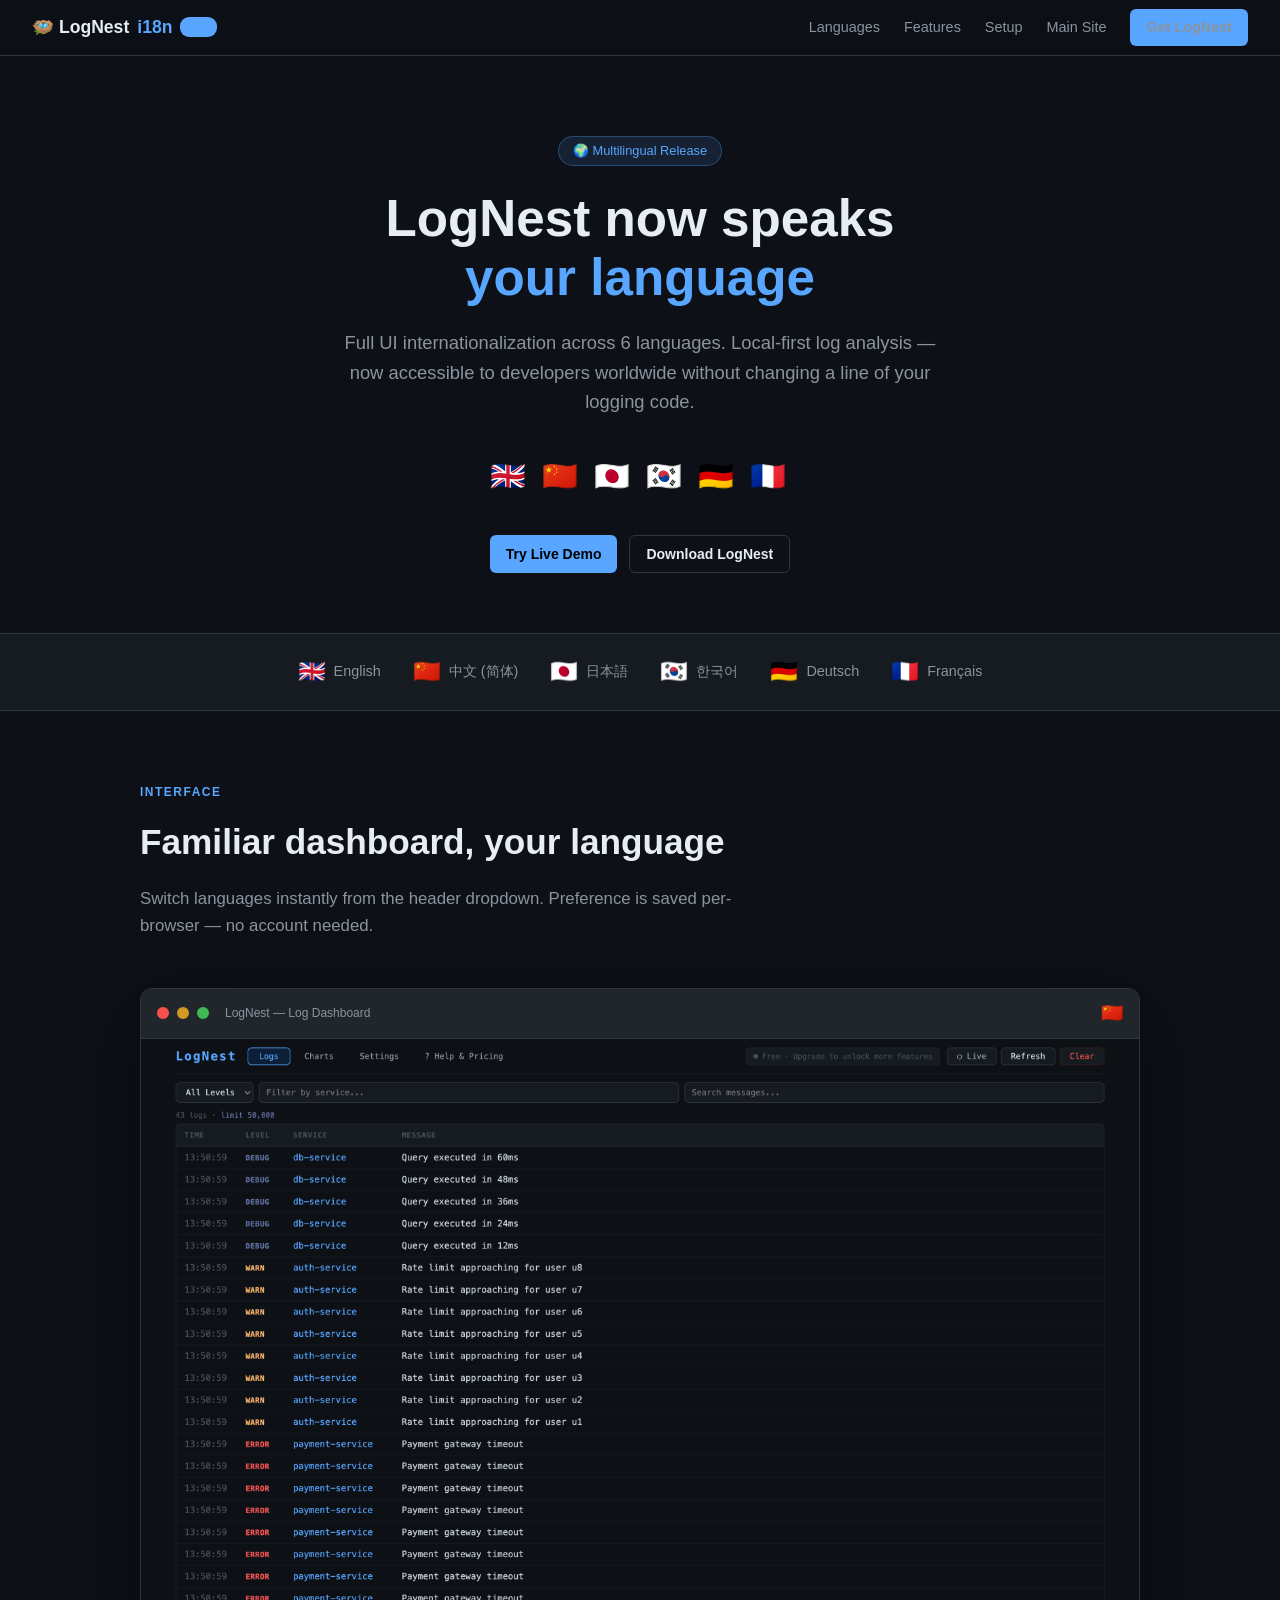
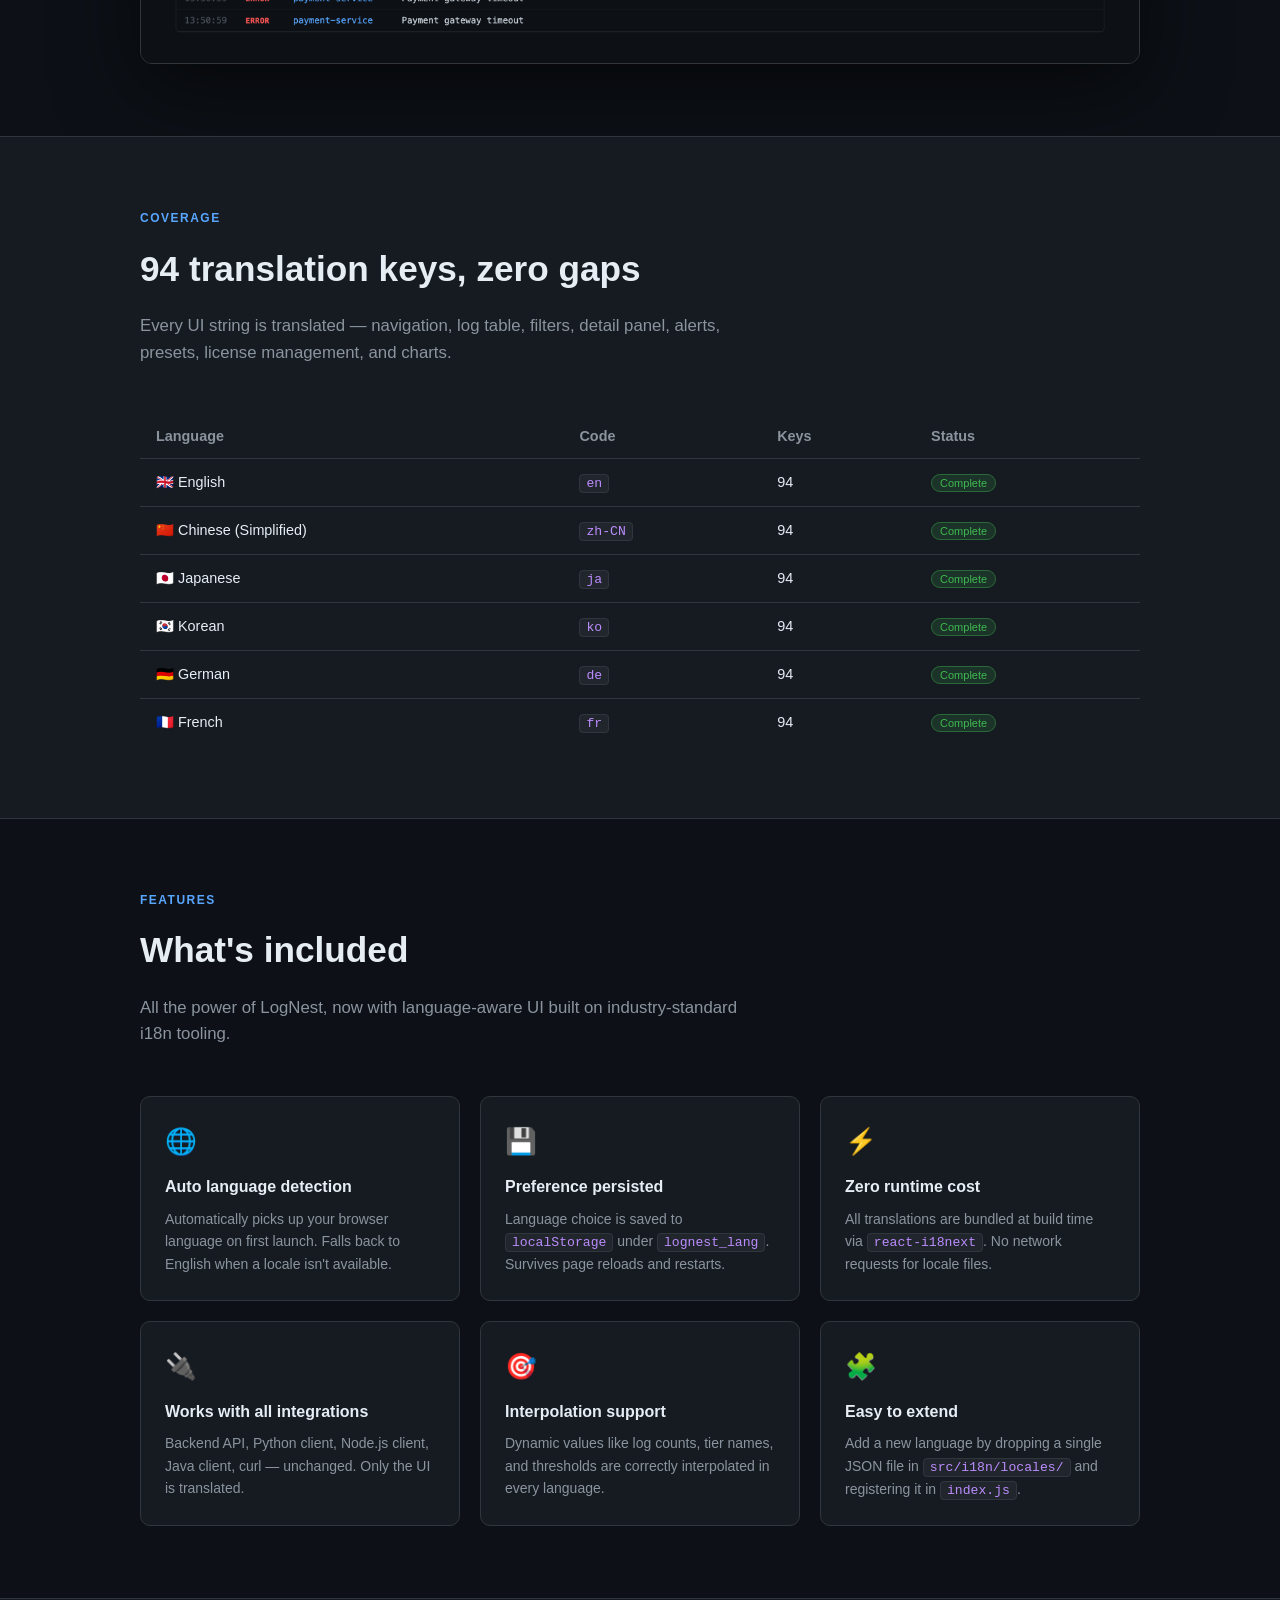
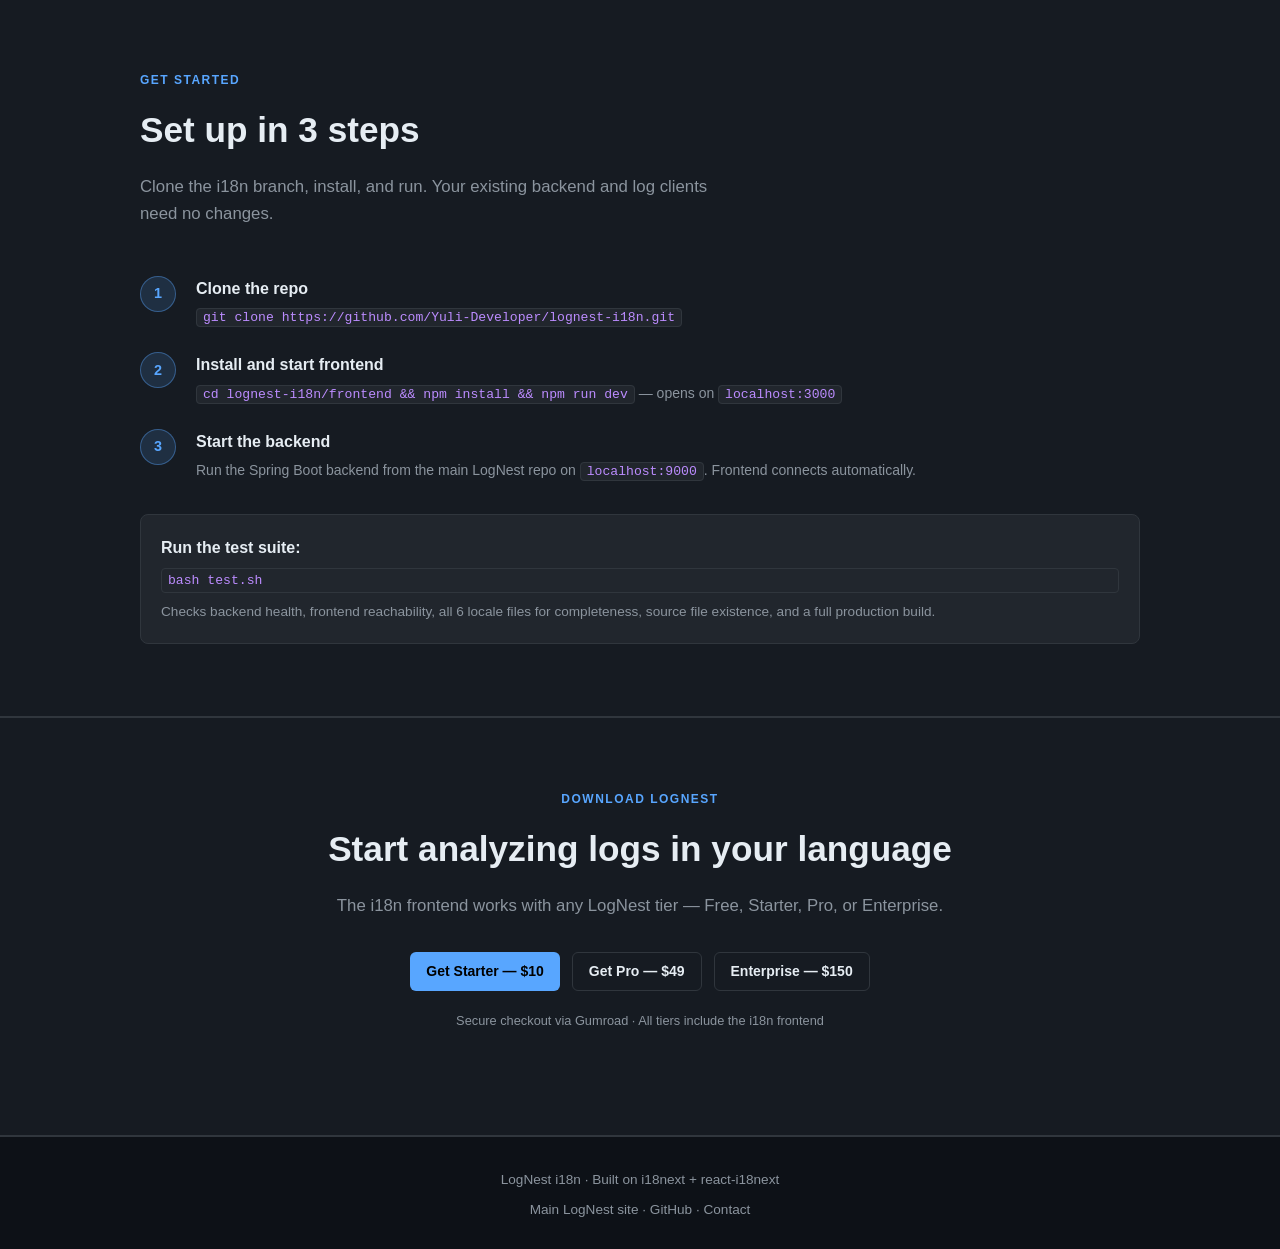
<file: i18n/index.html>
<!DOCTYPE html>
<html lang="en">
<head>
  <meta charset="UTF-8" />
  <meta name="viewport" content="width=device-width, initial-scale=1.0" />
  <title>LogNest i18n — Multilingual Log Analysis for Global Teams</title>
  <meta name="description" content="LogNest now speaks your language. Full UI internationalization in English, Chinese, Japanese, Korean, German, and French. Local-first, privacy-safe developer log analysis." />
  <style>
    *, *::before, *::after { box-sizing: border-box; margin: 0; padding: 0; }

    :root {
      --bg:        #0d1117;
      --bg2:       #161b22;
      --bg3:       #21262d;
      --border:    #30363d;
      --text:      #e6edf3;
      --muted:     #8b949e;
      --accent:    #58a6ff;
      --accent2:   #3fb950;
      --warn:      #d29922;
      --danger:    #f85149;
      --purple:    #bc8cff;
    }

    body {
      font-family: -apple-system, BlinkMacSystemFont, 'Segoe UI', sans-serif;
      background: var(--bg);
      color: var(--text);
      line-height: 1.6;
    }

    a { color: var(--accent); text-decoration: none; }
    a:hover { text-decoration: underline; }

    /* ── NAV ── */
    nav {
      position: sticky; top: 0; z-index: 100;
      background: rgba(13,17,23,0.92);
      backdrop-filter: blur(12px);
      border-bottom: 1px solid var(--border);
      display: flex; align-items: center; justify-content: space-between;
      padding: 0 2rem; height: 56px;
    }
    .nav-logo { font-weight: 700; font-size: 1.1rem; color: var(--text); display: flex; align-items: center; gap: 8px; }
    .nav-logo span { color: var(--accent); }
    .nav-badge { background: var(--accent); color: #000; font-size: 10px; font-weight: 700; padding: 2px 6px; border-radius: 9px; letter-spacing: .5px; }
    .nav-links { display: flex; gap: 1.5rem; align-items: center; }
    .nav-links a { color: var(--muted); font-size: 0.9rem; }
    .nav-links a:hover { color: var(--text); text-decoration: none; }
    .btn { display: inline-flex; align-items: center; gap: 6px; padding: 7px 16px; border-radius: 6px; font-size: 0.875rem; font-weight: 600; cursor: pointer; transition: opacity .15s; }
    .btn:hover { opacity: .85; text-decoration: none; }
    .btn-primary { background: var(--accent); color: #000; }
    .btn-outline { background: transparent; border: 1px solid var(--border); color: var(--text); }

    /* ── HERO ── */
    .hero {
      text-align: center;
      padding: 80px 1rem 60px;
      max-width: 860px; margin: 0 auto;
    }
    .hero-eyebrow {
      display: inline-flex; align-items: center; gap: 8px;
      background: rgba(88,166,255,.12); border: 1px solid rgba(88,166,255,.3);
      border-radius: 20px; padding: 4px 14px; font-size: 0.8rem;
      color: var(--accent); margin-bottom: 24px;
    }
    .hero h1 { font-size: clamp(2rem, 5vw, 3.2rem); font-weight: 800; line-height: 1.15; margin-bottom: 20px; }
    .hero h1 em { font-style: normal; color: var(--accent); }
    .hero p { font-size: 1.15rem; color: var(--muted); max-width: 600px; margin: 0 auto 36px; }
    .hero-flags { font-size: 1.8rem; letter-spacing: 4px; margin-bottom: 36px; }
    .hero-cta { display: flex; gap: 12px; justify-content: center; flex-wrap: wrap; }

    /* ── LANG STRIP ── */
    .lang-strip {
      background: var(--bg2); border-top: 1px solid var(--border); border-bottom: 1px solid var(--border);
      padding: 20px 2rem;
      display: flex; justify-content: center; align-items: center; gap: 32px; flex-wrap: wrap;
    }
    .lang-item { display: flex; align-items: center; gap: 8px; color: var(--muted); font-size: 0.9rem; }
    .lang-item span:first-child { font-size: 1.4rem; }

    /* ── SECTION LAYOUT ── */
    section { padding: 72px 1rem; }
    .section-inner { max-width: 1000px; margin: 0 auto; }
    .section-label { font-size: 0.75rem; font-weight: 700; letter-spacing: 1.5px; text-transform: uppercase; color: var(--accent); margin-bottom: 12px; }
    h2 { font-size: clamp(1.5rem, 3vw, 2.2rem); font-weight: 700; margin-bottom: 16px; }
    .section-sub { color: var(--muted); font-size: 1.05rem; max-width: 600px; margin-bottom: 48px; }

    /* ── FEATURE GRID ── */
    .feature-grid { display: grid; grid-template-columns: repeat(auto-fill, minmax(280px, 1fr)); gap: 20px; }
    .feature-card {
      background: var(--bg2); border: 1px solid var(--border); border-radius: 10px; padding: 24px;
      transition: border-color .2s;
    }
    .feature-card:hover { border-color: var(--accent); }
    .feature-icon { font-size: 1.6rem; margin-bottom: 12px; }
    .feature-card h3 { font-size: 1rem; font-weight: 600; margin-bottom: 8px; }
    .feature-card p { color: var(--muted); font-size: 0.875rem; line-height: 1.6; }

    /* ── SCREENSHOT ── */
    .screenshot-wrap {
      border: 1px solid var(--border); border-radius: 12px; overflow: hidden;
      background: var(--bg2); margin-top: 40px;
      box-shadow: 0 24px 80px rgba(0,0,0,.6);
    }
    .screenshot-bar {
      background: var(--bg3); padding: 10px 16px; display: flex; align-items: center; gap: 8px;
      border-bottom: 1px solid var(--border);
    }
    .dot { width: 12px; height: 12px; border-radius: 50%; }
    .dot-r { background: #f85149; }
    .dot-y { background: var(--warn); }
    .dot-g { background: var(--accent2); }
    .screenshot-wrap img { width: 100%; display: block; }
    .screenshot-placeholder {
      background: var(--bg3); padding: 80px; text-align: center;
      color: var(--muted); font-size: 0.9rem;
    }

    /* ── LOCALE TABLE ── */
    .locale-table { width: 100%; border-collapse: collapse; margin-top: 32px; font-size: 0.9rem; }
    .locale-table th { text-align: left; padding: 10px 16px; color: var(--muted); font-weight: 600; border-bottom: 1px solid var(--border); }
    .locale-table td { padding: 12px 16px; border-bottom: 1px solid var(--border); }
    .locale-table tr:last-child td { border-bottom: none; }
    .locale-table tr:hover td { background: var(--bg2); }
    .badge-complete { background: rgba(63,185,80,.15); border: 1px solid rgba(63,185,80,.4); color: var(--accent2); font-size: 11px; padding: 2px 8px; border-radius: 9px; }

    /* ── STEPS ── */
    .steps { display: flex; flex-direction: column; gap: 24px; margin-top: 36px; }
    .step { display: flex; gap: 20px; align-items: flex-start; }
    .step-num { flex-shrink: 0; width: 36px; height: 36px; border-radius: 50%; background: rgba(88,166,255,.15); border: 1px solid rgba(88,166,255,.4); color: var(--accent); font-weight: 700; display: flex; align-items: center; justify-content: center; font-size: 0.9rem; }
    .step-body h3 { font-size: 1rem; font-weight: 600; margin-bottom: 4px; }
    .step-body p { color: var(--muted); font-size: 0.875rem; }
    code { background: var(--bg3); border: 1px solid var(--border); border-radius: 4px; padding: 1px 6px; font-family: 'SF Mono', 'Fira Code', monospace; font-size: 0.82rem; color: var(--purple); }

    /* ── CTA ── */
    .cta-section {
      text-align: center; background: var(--bg2);
      border-top: 1px solid var(--border); border-bottom: 1px solid var(--border);
      padding: 72px 1rem;
    }
    .cta-section h2 { margin-bottom: 16px; }
    .cta-section p { color: var(--muted); margin-bottom: 32px; font-size: 1.05rem; }
    .cta-btns { display: flex; gap: 12px; justify-content: center; flex-wrap: wrap; }

    /* ── FOOTER ── */
    footer {
      text-align: center; padding: 32px 1rem;
      color: var(--muted); font-size: 0.85rem;
      border-top: 1px solid var(--border);
    }
    footer a { color: var(--muted); }
    footer a:hover { color: var(--text); }
  </style>
</head>
<body>

<!-- ── NAV ── -->
<nav>
  <div class="nav-logo">
    🪺 LogNest <span>i18n</span>
    <span class="nav-badge">NEW</span>
  </div>
  <div class="nav-links">
    <a href="#languages">Languages</a>
    <a href="#features">Features</a>
    <a href="#setup">Setup</a>
    <a href="https://aditya-mcis.github.io/lognest-releases/" target="_blank">Main Site</a>
    <a href="https://shrivadi.gumroad.com/l/axqcym" class="btn btn-primary" target="_blank">Get LogNest</a>
  </div>
</nav>

<!-- ── HERO ── -->
<div class="hero">
  <div class="hero-eyebrow">🌍 Multilingual Release</div>
  <h1>LogNest now speaks<br><em>your language</em></h1>
  <p>Full UI internationalization across 6 languages. Local-first log analysis — now accessible to developers worldwide without changing a line of your logging code.</p>
  <div class="hero-flags">🇬🇧 🇨🇳 🇯🇵 🇰🇷 🇩🇪 🇫🇷</div>
  <div class="hero-cta">
    <a href="app/" class="btn btn-primary">Try Live Demo</a>
    <a href="https://aditya-mcis.github.io/lognest-releases/" class="btn btn-outline" target="_blank">Download LogNest</a>
  </div>
</div>

<!-- ── LANG STRIP ── -->
<div class="lang-strip">
  <div class="lang-item"><span>🇬🇧</span> English</div>
  <div class="lang-item"><span>🇨🇳</span> 中文 (简体)</div>
  <div class="lang-item"><span>🇯🇵</span> 日本語</div>
  <div class="lang-item"><span>🇰🇷</span> 한국어</div>
  <div class="lang-item"><span>🇩🇪</span> Deutsch</div>
  <div class="lang-item"><span>🇫🇷</span> Français</div>
</div>

<!-- ── SCREENSHOT ── -->
<section>
  <div class="section-inner">
    <div class="section-label">Interface</div>
    <h2>Familiar dashboard, your language</h2>
    <p class="section-sub">Switch languages instantly from the header dropdown. Preference is saved per-browser — no account needed.</p>
    <div class="screenshot-wrap">
      <div class="screenshot-bar">
        <div class="dot dot-r"></div>
        <div class="dot dot-y"></div>
        <div class="dot dot-g"></div>
        <span style="color:var(--muted);font-size:12px;margin-left:8px;">LogNest — Log Dashboard</span>
        <span style="margin-left:auto;font-size:18px">🇨🇳</span>
      </div>
      <img src="screenshot-dashboard.png" alt="LogNest dashboard" onerror="this.style.display='none';this.nextElementSibling.style.display='block'" />
      <div class="screenshot-placeholder" style="display:none">[ Dashboard screenshot ]</div>
    </div>
  </div>
</section>

<!-- ── LANGUAGE TABLE ── -->
<section id="languages" style="background:var(--bg2); border-top:1px solid var(--border); border-bottom:1px solid var(--border);">
  <div class="section-inner">
    <div class="section-label">Coverage</div>
    <h2>94 translation keys, zero gaps</h2>
    <p class="section-sub">Every UI string is translated — navigation, log table, filters, detail panel, alerts, presets, license management, and charts.</p>
    <table class="locale-table">
      <thead>
        <tr>
          <th>Language</th>
          <th>Code</th>
          <th>Keys</th>
          <th>Status</th>
        </tr>
      </thead>
      <tbody>
        <tr><td>🇬🇧 English</td><td><code>en</code></td><td>94</td><td><span class="badge-complete">Complete</span></td></tr>
        <tr><td>🇨🇳 Chinese (Simplified)</td><td><code>zh-CN</code></td><td>94</td><td><span class="badge-complete">Complete</span></td></tr>
        <tr><td>🇯🇵 Japanese</td><td><code>ja</code></td><td>94</td><td><span class="badge-complete">Complete</span></td></tr>
        <tr><td>🇰🇷 Korean</td><td><code>ko</code></td><td>94</td><td><span class="badge-complete">Complete</span></td></tr>
        <tr><td>🇩🇪 German</td><td><code>de</code></td><td>94</td><td><span class="badge-complete">Complete</span></td></tr>
        <tr><td>🇫🇷 French</td><td><code>fr</code></td><td>94</td><td><span class="badge-complete">Complete</span></td></tr>
      </tbody>
    </table>
  </div>
</section>

<!-- ── FEATURES ── -->
<section id="features">
  <div class="section-inner">
    <div class="section-label">Features</div>
    <h2>What's included</h2>
    <p class="section-sub">All the power of LogNest, now with language-aware UI built on industry-standard i18n tooling.</p>
    <div class="feature-grid">
      <div class="feature-card">
        <div class="feature-icon">🌐</div>
        <h3>Auto language detection</h3>
        <p>Automatically picks up your browser language on first launch. Falls back to English when a locale isn't available.</p>
      </div>
      <div class="feature-card">
        <div class="feature-icon">💾</div>
        <h3>Preference persisted</h3>
        <p>Language choice is saved to <code>localStorage</code> under <code>lognest_lang</code>. Survives page reloads and restarts.</p>
      </div>
      <div class="feature-card">
        <div class="feature-icon">⚡</div>
        <h3>Zero runtime cost</h3>
        <p>All translations are bundled at build time via <code>react-i18next</code>. No network requests for locale files.</p>
      </div>
      <div class="feature-card">
        <div class="feature-icon">🔌</div>
        <h3>Works with all integrations</h3>
        <p>Backend API, Python client, Node.js client, Java client, curl — unchanged. Only the UI is translated.</p>
      </div>
      <div class="feature-card">
        <div class="feature-icon">🎯</div>
        <h3>Interpolation support</h3>
        <p>Dynamic values like log counts, tier names, and thresholds are correctly interpolated in every language.</p>
      </div>
      <div class="feature-card">
        <div class="feature-icon">🧩</div>
        <h3>Easy to extend</h3>
        <p>Add a new language by dropping a single JSON file in <code>src/i18n/locales/</code> and registering it in <code>index.js</code>.</p>
      </div>
    </div>
  </div>
</section>

<!-- ── SETUP ── -->
<section id="setup" style="background:var(--bg2); border-top:1px solid var(--border); border-bottom:1px solid var(--border);">
  <div class="section-inner">
    <div class="section-label">Get started</div>
    <h2>Set up in 3 steps</h2>
    <p class="section-sub">Clone the i18n branch, install, and run. Your existing backend and log clients need no changes.</p>
    <div class="steps">
      <div class="step">
        <div class="step-num">1</div>
        <div class="step-body">
          <h3>Clone the repo</h3>
          <p><code>git clone https://github.com/Yuli-Developer/lognest-i18n.git</code></p>
        </div>
      </div>
      <div class="step">
        <div class="step-num">2</div>
        <div class="step-body">
          <h3>Install and start frontend</h3>
          <p><code>cd lognest-i18n/frontend &amp;&amp; npm install &amp;&amp; npm run dev</code> — opens on <code>localhost:3000</code></p>
        </div>
      </div>
      <div class="step">
        <div class="step-num">3</div>
        <div class="step-body">
          <h3>Start the backend</h3>
          <p>Run the Spring Boot backend from the main LogNest repo on <code>localhost:9000</code>. Frontend connects automatically.</p>
        </div>
      </div>
    </div>
    <div style="margin-top:32px; padding:20px; background:var(--bg3); border:1px solid var(--border); border-radius:8px;">
      <strong>Run the test suite:</strong><br>
      <code style="display:block;margin-top:8px;">bash test.sh</code>
      <p style="color:var(--muted);font-size:0.85rem;margin-top:8px;">Checks backend health, frontend reachability, all 6 locale files for completeness, source file existence, and a full production build.</p>
    </div>
  </div>
</section>

<!-- ── CTA ── -->
<div class="cta-section">
  <div class="section-label">Download LogNest</div>
  <h2>Start analyzing logs in your language</h2>
  <p>The i18n frontend works with any LogNest tier — Free, Starter, Pro, or Enterprise.</p>
  <div class="cta-btns">
    <a href="https://shrivadi.gumroad.com/l/axqcym" class="btn btn-primary" target="_blank">Get Starter — $10</a>
    <a href="https://shrivadi.gumroad.com/l/hlcse" class="btn btn-outline" target="_blank">Get Pro — $49</a>
    <a href="https://shrivadi.gumroad.com/l/cejcjb" class="btn btn-outline" target="_blank">Enterprise — $150</a>
  </div>
  <p style="margin-top:20px;font-size:0.8rem;color:var(--muted)">Secure checkout via Gumroad · All tiers include the i18n frontend</p>
</div>

<!-- ── FOOTER ── -->
<footer>
  <p>LogNest i18n · Built on <a href="https://www.i18next.com/" target="_blank">i18next</a> + <a href="https://react.i18next.com/" target="_blank">react-i18next</a></p>
  <p style="margin-top:8px"><a href="https://aditya-mcis.github.io/lognest-releases/">Main LogNest site</a> · <a href="https://github.com/Yuli-Developer/lognest-i18n">GitHub</a> · <a href="mailto:yuliasergeeva596@gmail.com">Contact</a></p>
</footer>

</body>
</html>
</file>
